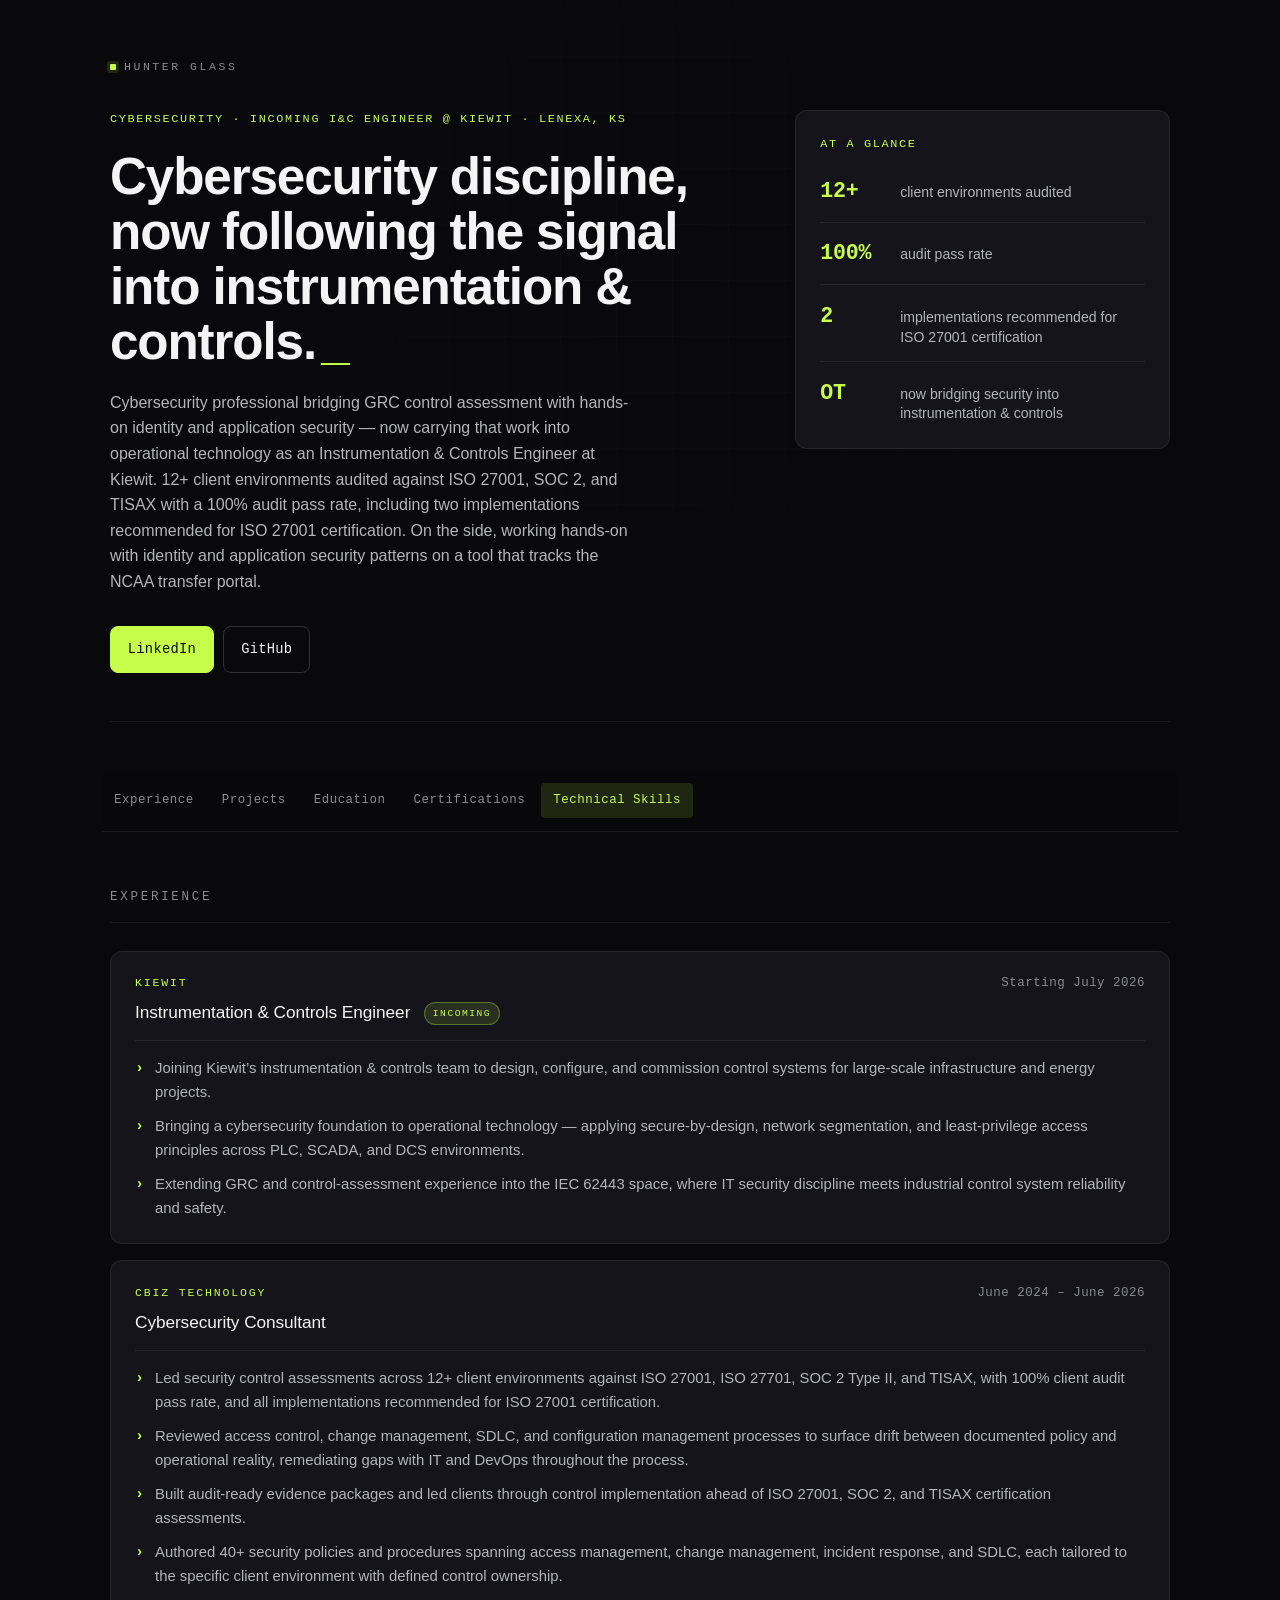
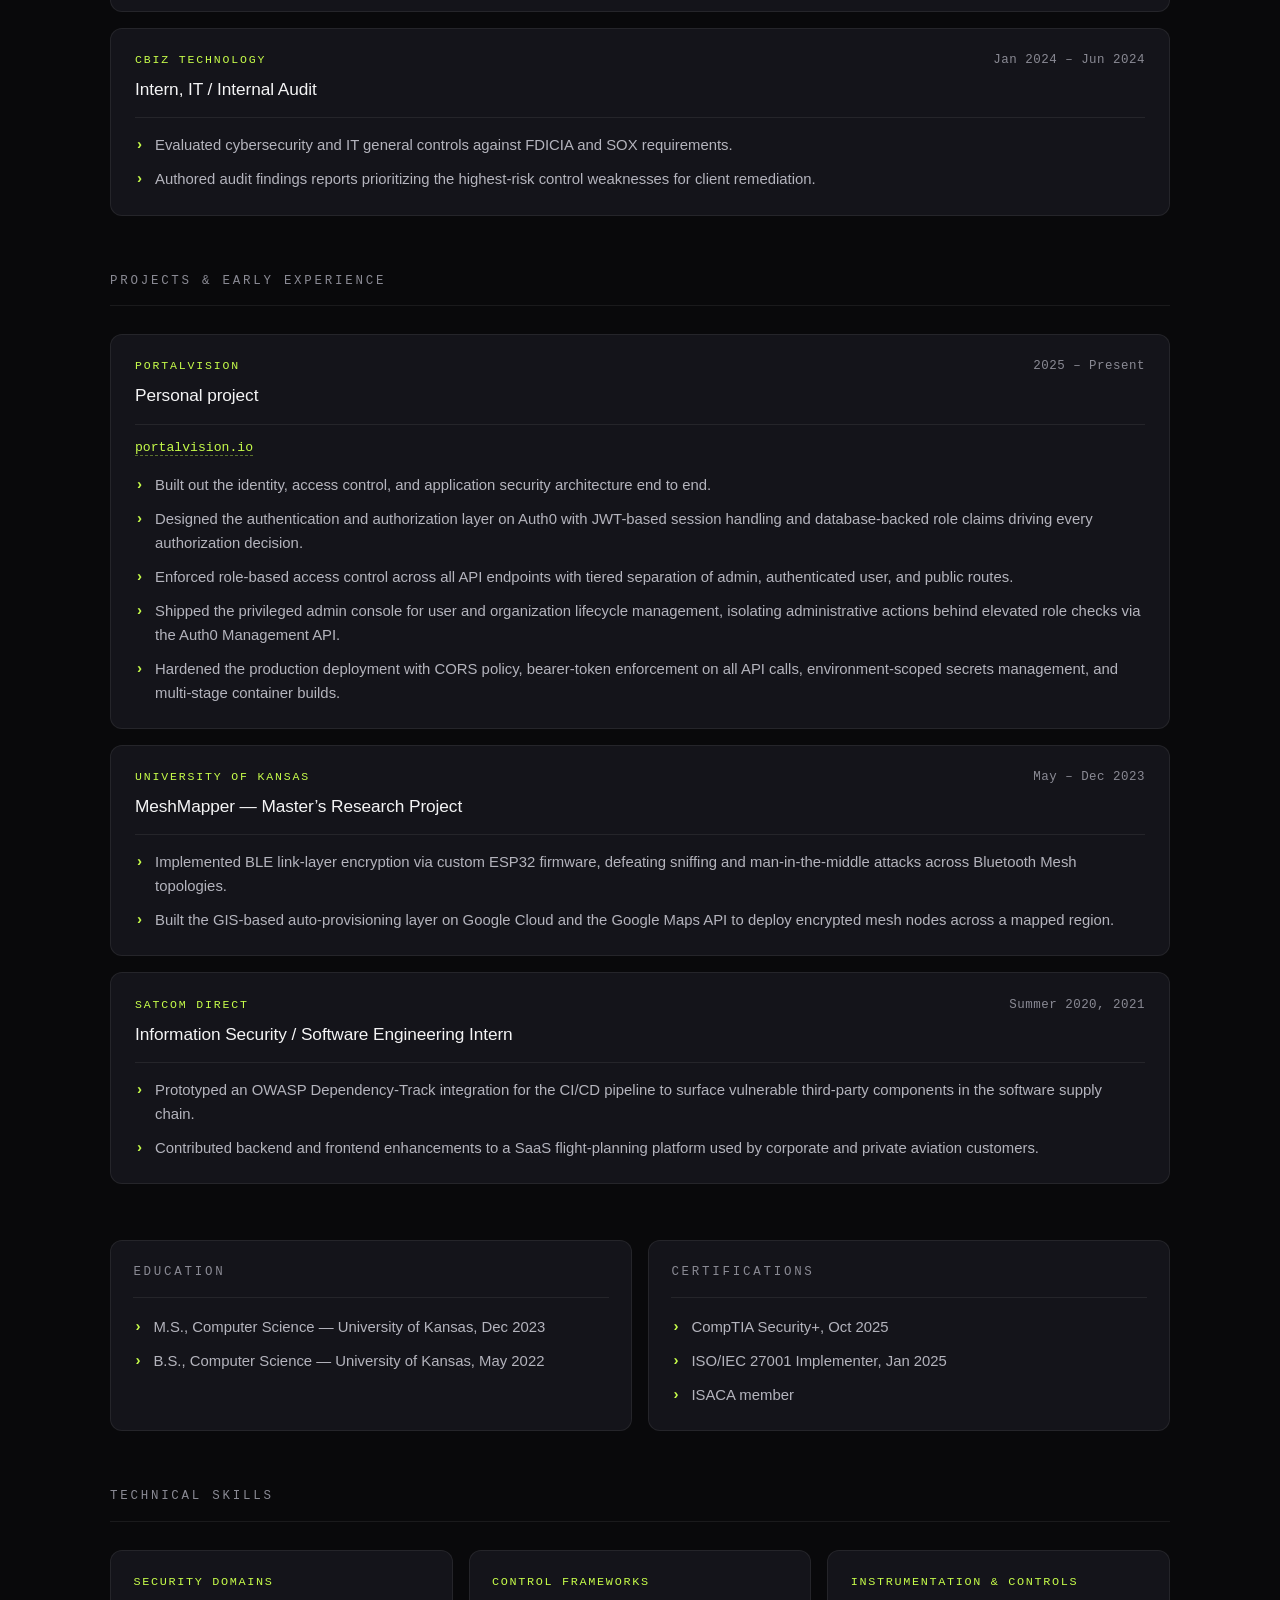
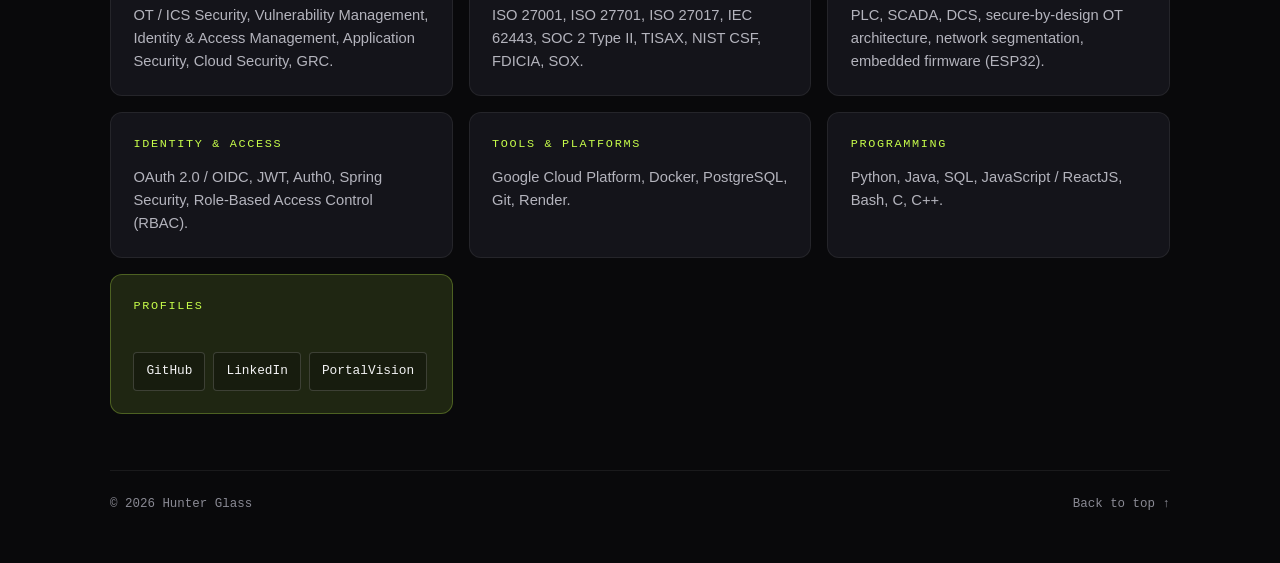
<file: index.html>
<!DOCTYPE html>
<html lang="en">
<head>
  <meta charset="UTF-8" />
  <meta name="viewport" content="width=device-width, initial-scale=1.0" />
  <title>Hunter Glass | Cybersecurity &amp; I&amp;C Engineering</title>
  <meta name="description" content="Hunter Glass — cybersecurity professional bringing GRC and application security into instrumentation & controls. Incoming I&C Engineer at Kiewit, with a focus on OT/ICS security." />
  <meta name="author" content="Hunter Glass" />
  <link rel="canonical" href="https://hglass.dev/" />

  <!-- Open Graph -->
  <meta property="og:type" content="profile" />
  <meta property="og:title" content="Hunter Glass | Cybersecurity & I&C Engineering" />
  <meta property="og:description" content="Cybersecurity professional bringing GRC and application security into instrumentation & controls — incoming I&C Engineer at Kiewit, focused on OT/ICS security." />
  <meta property="og:url" content="https://hglass.dev/" />
  <meta name="twitter:card" content="summary" />

  <link rel="preconnect" href="https://fonts.googleapis.com" />
  <link rel="stylesheet" href="./styles/index.css" />
  <link rel="icon" href="data:image/svg+xml,%3Csvg xmlns='http://www.w3.org/2000/svg' viewBox='0 0 32 32'%3E%3Crect width='32' height='32' rx='6' fill='%2309090b'/%3E%3Cpath d='M9 9v14M9 16h7M16 9v14' stroke='%23c6fc4a' stroke-width='2.4' stroke-linecap='round' fill='none'/%3E%3C/svg%3E" />
  <meta name="theme-color" content="#09090b" />

  <script type="application/ld+json">
  {
    "@context": "https://schema.org",
    "@type": "Person",
    "name": "Hunter Glass",
    "url": "https://hglass.dev/",
    "jobTitle": "Instrumentation & Controls Engineer",
    "worksFor": { "@type": "Organization", "name": "Kiewit" },
    "address": { "@type": "PostalAddress", "addressLocality": "Lenexa", "addressRegion": "KS", "addressCountry": "US" },
    "knowsAbout": ["Cybersecurity", "OT/ICS Security", "Instrumentation & Controls", "GRC", "ISO 27001", "IEC 62443", "Application Security"],
    "alumniOf": { "@type": "CollegeOrUniversity", "name": "University of Kansas" },
    "sameAs": [
      "https://www.linkedin.com/in/hunter-glass-734313195/",
      "https://github.com/hunterg123"
    ]
  }
  </script>
</head>
<body>
  <div class="page-shell">
    <header class="hero" id="top">
      <div class="hero__label">Hunter Glass</div>
      <div class="hero__layout">
        <div class="hero__copy">
          <p class="hero__eyebrow">Cybersecurity &middot; Incoming I&amp;C Engineer @ Kiewit &middot; Lenexa, KS</p>
          <h1>Cybersecurity discipline, now following the signal into instrumentation &amp; controls.</h1>
          <p class="hero__summary">
            Cybersecurity professional bridging GRC control assessment with hands-on identity and application
            security &mdash; now carrying that work into operational technology as an Instrumentation &amp; Controls
            Engineer at Kiewit. 12+ client environments audited against ISO 27001, SOC 2, and TISAX with a 100% audit
            pass rate, including two implementations recommended for ISO 27001 certification. On the side, working
            hands-on with identity and application security patterns on a tool that tracks the NCAA transfer portal.
          </p>
          <div class="hero__actions">
            <a class="button button--primary" href="https://www.linkedin.com/in/hunter-glass-734313195/" target="_blank" rel="noopener noreferrer">LinkedIn</a>
            <a class="button button--secondary" href="https://github.com/hunterg123" target="_blank" rel="noopener noreferrer">GitHub</a>
          </div>
        </div>

        <aside class="hero__panel" aria-label="At a glance">
          <p class="hero__panel-label">At a glance</p>
          <ul class="hero__facts">
            <li><span class="fact__n">12+</span><span>client environments audited</span></li>
            <li><span class="fact__n">100%</span><span>audit pass rate</span></li>
            <li><span class="fact__n">2</span><span>implementations recommended for ISO 27001 certification</span></li>
            <li><span class="fact__n">OT</span><span>now bridging security into instrumentation &amp; controls</span></li>
          </ul>
        </aside>
      </div>
    </header>

    <main class="page-content">
      <nav class="toc" aria-label="Jump to sections">
        <a href="#experience">Experience</a>
        <a href="#projects">Projects</a>
        <a href="#education">Education</a>
        <a href="#certificates">Certifications</a>
        <a href="#skills">Technical Skills</a>
      </nav>

      <section class="section" id="experience">
        <div class="section__intro">
          <h2>Experience</h2>
        </div>

        <div class="timeline">
          <article class="role">
            <div class="role__header">
              <div>
                <p class="role__org">Kiewit</p>
                <h3>Instrumentation &amp; Controls Engineer <span class="role__tag">Incoming</span></h3>
              </div>
              <p class="role__duration">Starting July 2026</p>
            </div>
            <ul class="detail-list">
              <li>Joining Kiewit&rsquo;s instrumentation &amp; controls team to design, configure, and commission control systems for large-scale infrastructure and energy projects.</li>
              <li>Bringing a cybersecurity foundation to operational technology &mdash; applying secure-by-design, network segmentation, and least-privilege access principles across PLC, SCADA, and DCS environments.</li>
              <li>Extending GRC and control-assessment experience into the IEC 62443 space, where IT security discipline meets industrial control system reliability and safety.</li>
            </ul>
          </article>

          <article class="role">
            <div class="role__header">
              <div>
                <p class="role__org">CBIZ Technology</p>
                <h3>Cybersecurity Consultant</h3>
              </div>
              <p class="role__duration">June 2024 &ndash; June 2026</p>
            </div>
            <ul class="detail-list">
              <li>Led security control assessments across 12+ client environments against ISO 27001, ISO 27701, SOC 2 Type II, and TISAX, with 100% client audit pass rate, and all implementations recommended for ISO 27001 certification.</li>
              <li>Reviewed access control, change management, SDLC, and configuration management processes to surface drift between documented policy and operational reality, remediating gaps with IT and DevOps throughout the process.</li>
              <li>Built audit-ready evidence packages and led clients through control implementation ahead of ISO 27001, SOC 2, and TISAX certification assessments.</li>
              <li>Authored 40+ security policies and procedures spanning access management, change management, incident response, and SDLC, each tailored to the specific client environment with defined control ownership.</li>
            </ul>
          </article>

          <article class="role">
            <div class="role__header">
              <div>
                <p class="role__org">CBIZ Technology</p>
                <h3>Intern, IT / Internal Audit</h3>
              </div>
              <p class="role__duration">Jan 2024 &ndash; Jun 2024</p>
            </div>
            <ul class="detail-list">
              <li>Evaluated cybersecurity and IT general controls against FDICIA and SOX requirements.</li>
              <li>Authored audit findings reports prioritizing the highest-risk control weaknesses for client remediation.</li>
            </ul>
          </article>
        </div>
      </section>

      <section class="section" id="projects">
        <div class="section__intro">
          <h2>Projects &amp; early experience</h2>
        </div>

        <div class="timeline">
          <article class="role">
            <div class="role__header">
              <div>
                <p class="role__org">PortalVision</p>
                <h3>Personal project</h3>
              </div>
              <p class="role__duration">2025 &ndash; Present</p>
            </div>
            <p class="role__note"><a href="https://portalvision.io" target="_blank" rel="noopener noreferrer">portalvision.io</a></p>
            <ul class="detail-list">
              <li>Built out the identity, access control, and application security architecture end to end.</li>
              <li>Designed the authentication and authorization layer on Auth0 with JWT-based session handling and database-backed role claims driving every authorization decision.</li>
              <li>Enforced role-based access control across all API endpoints with tiered separation of admin, authenticated user, and public routes.</li>
              <li>Shipped the privileged admin console for user and organization lifecycle management, isolating administrative actions behind elevated role checks via the Auth0 Management API.</li>
              <li>Hardened the production deployment with CORS policy, bearer-token enforcement on all API calls, environment-scoped secrets management, and multi-stage container builds.</li>
            </ul>
          </article>

          <article class="role">
            <div class="role__header">
              <div>
                <p class="role__org">University of Kansas</p>
                <h3>MeshMapper &mdash; Master&rsquo;s Research Project</h3>
              </div>
              <p class="role__duration">May &ndash; Dec 2023</p>
            </div>
            <ul class="detail-list">
              <li>Implemented BLE link-layer encryption via custom ESP32 firmware, defeating sniffing and man-in-the-middle attacks across Bluetooth Mesh topologies.</li>
              <li>Built the GIS-based auto-provisioning layer on Google Cloud and the Google Maps API to deploy encrypted mesh nodes across a mapped region.</li>
            </ul>
          </article>

          <article class="role">
            <div class="role__header">
              <div>
                <p class="role__org">Satcom Direct</p>
                <h3>Information Security / Software Engineering Intern</h3>
              </div>
              <p class="role__duration">Summer 2020, 2021</p>
            </div>
            <ul class="detail-list">
              <li>Prototyped an OWASP Dependency-Track integration for the CI/CD pipeline to surface vulnerable third-party components in the software supply chain.</li>
              <li>Contributed backend and frontend enhancements to a SaaS flight-planning platform used by corporate and private aviation customers.</li>
            </ul>
          </article>
        </div>
      </section>

      <section class="section section--grid">
        <div class="info-card" id="education">
          <h2>Education</h2>
          <ul class="detail-list">
            <li>M.S., Computer Science &mdash; University of Kansas, Dec 2023</li>
            <li>B.S., Computer Science &mdash; University of Kansas, May 2022</li>
          </ul>
        </div>

        <div class="info-card" id="certificates">
          <h2>Certifications</h2>
          <ul class="detail-list">
            <li>CompTIA Security+, Oct 2025</li>
            <li>ISO/IEC 27001 Implementer, Jan 2025</li>
            <li>ISACA member</li>
          </ul>
        </div>
      </section>

      <section class="section" id="skills">
        <div class="section__intro">
          <h2>Technical skills</h2>
        </div>

        <div class="skill-grid">
          <article class="skill-card">
            <h3>Security Domains</h3>
            <p>OT / ICS Security, Vulnerability Management, Identity &amp; Access Management, Application Security, Cloud Security, GRC.</p>
          </article>

          <article class="skill-card">
            <h3>Control Frameworks</h3>
            <p>ISO 27001, ISO 27701, ISO 27017, IEC 62443, SOC 2 Type II, TISAX, NIST CSF, FDICIA, SOX.</p>
          </article>

          <article class="skill-card">
            <h3>Instrumentation &amp; Controls</h3>
            <p>PLC, SCADA, DCS, secure-by-design OT architecture, network segmentation, embedded firmware (ESP32).</p>
          </article>

          <article class="skill-card">
            <h3>Identity &amp; Access</h3>
            <p>OAuth 2.0 / OIDC, JWT, Auth0, Spring Security, Role-Based Access Control (RBAC).</p>
          </article>

          <article class="skill-card">
            <h3>Tools &amp; Platforms</h3>
            <p>Google Cloud Platform, Docker, PostgreSQL, Git, Render.</p>
          </article>

          <article class="skill-card">
            <h3>Programming</h3>
            <p>Python, Java, SQL, JavaScript / ReactJS, Bash, C, C++.</p>
          </article>

          <article class="skill-card skill-card--accent">
            <h3>Profiles</h3>
            <div class="profile-links">
              <a href="https://github.com/hunterg123" target="_blank" rel="noopener noreferrer">GitHub</a>
              <a href="https://www.linkedin.com/in/hunter-glass-734313195/" target="_blank" rel="noopener noreferrer">LinkedIn</a>
              <a href="https://portalvision.io" target="_blank" rel="noopener noreferrer">PortalVision</a>
            </div>
          </article>
        </div>
      </section>
    </main>

    <footer class="site-footer">
      <p>&copy; 2026 Hunter Glass</p>
      <a href="#top">Back to top &uarr;</a>
    </footer>
  </div>

  <script>
    // Progressive enhancement: highlight the current section in the nav.
    (function () {
      var links = Array.prototype.slice.call(document.querySelectorAll('.toc a'));
      if (!('IntersectionObserver' in window) || !links.length) return;
      var map = {};
      links.forEach(function (a) { map[a.getAttribute('href').slice(1)] = a; });
      var observer = new IntersectionObserver(function (entries) {
        entries.forEach(function (entry) {
          var link = map[entry.target.id];
          if (link && entry.isIntersecting) {
            links.forEach(function (l) { l.classList.remove('is-active'); });
            link.classList.add('is-active');
          }
        });
      }, { rootMargin: '-45% 0px -50% 0px' });
      ['experience', 'projects', 'education', 'skills'].forEach(function (id) {
        var el = document.getElementById(id);
        if (el) observer.observe(el);
      });
    })();
  </script>
</body>
</html>
</file>
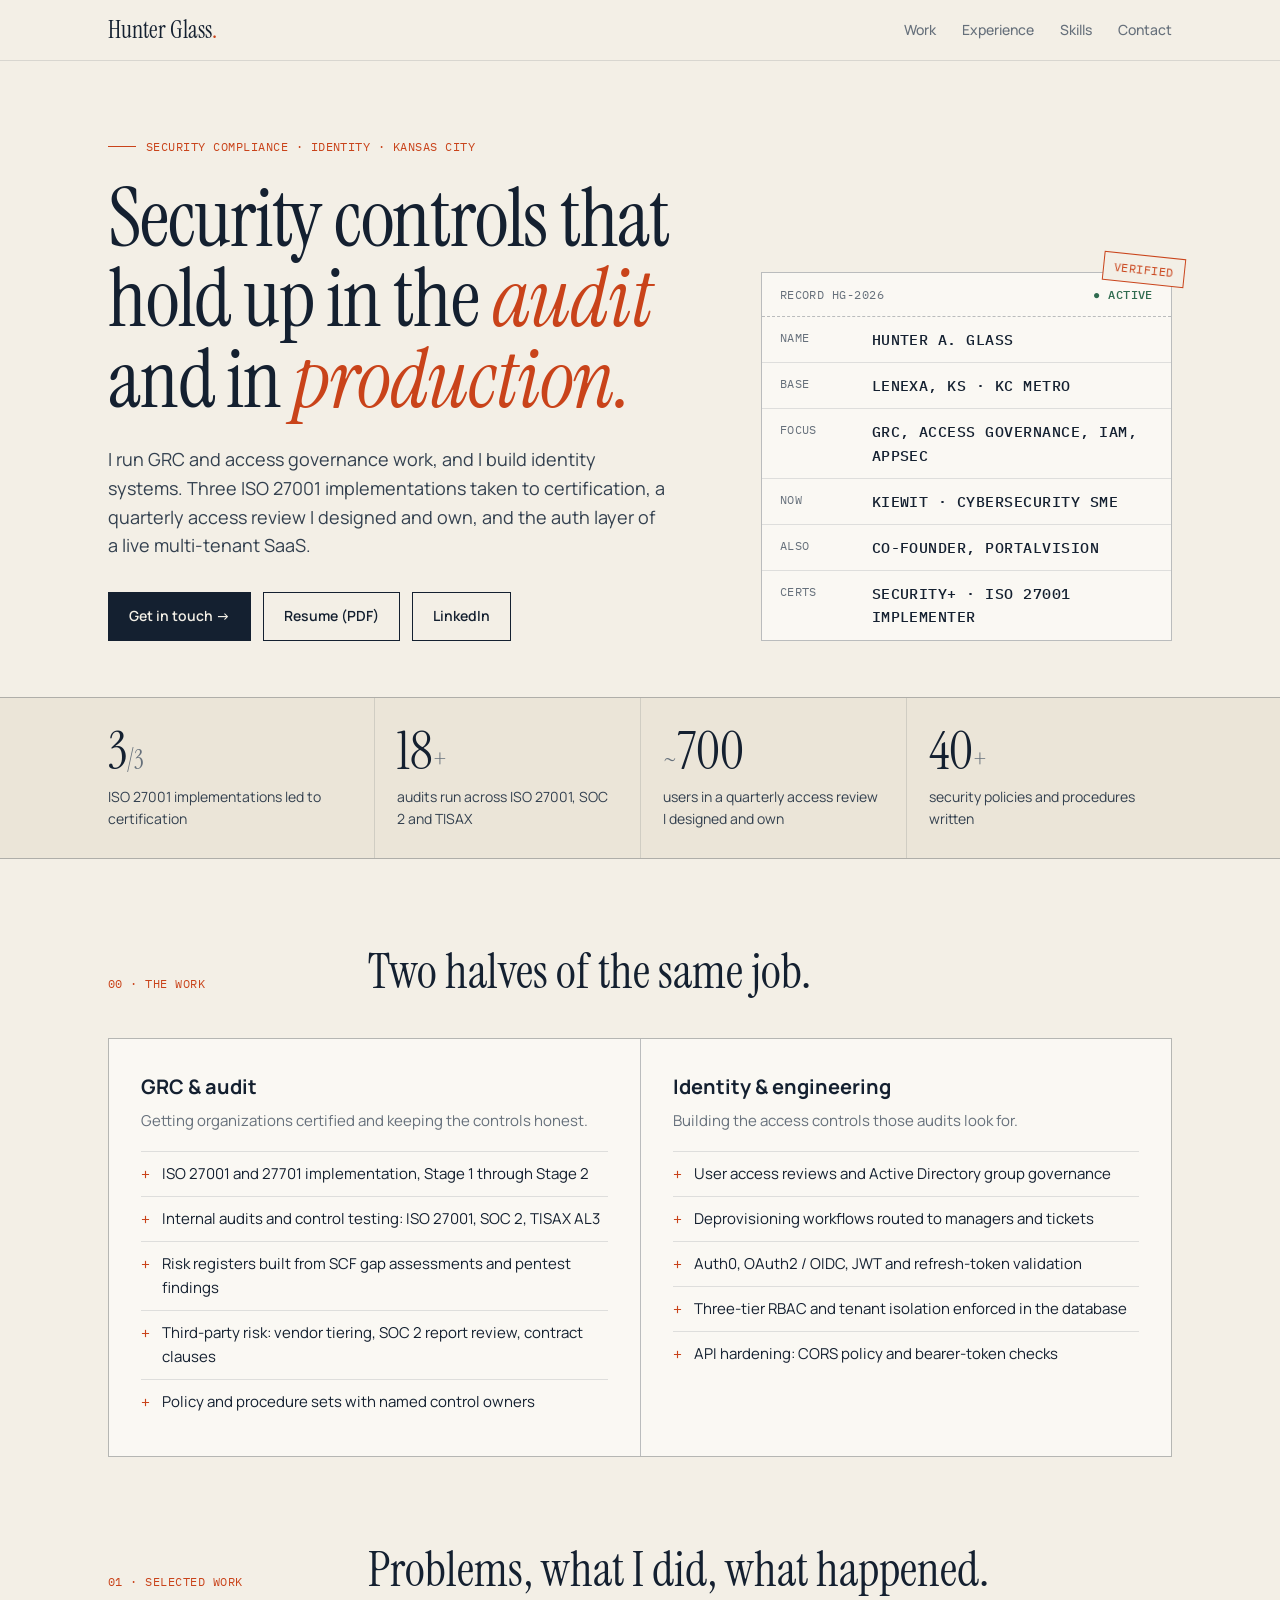
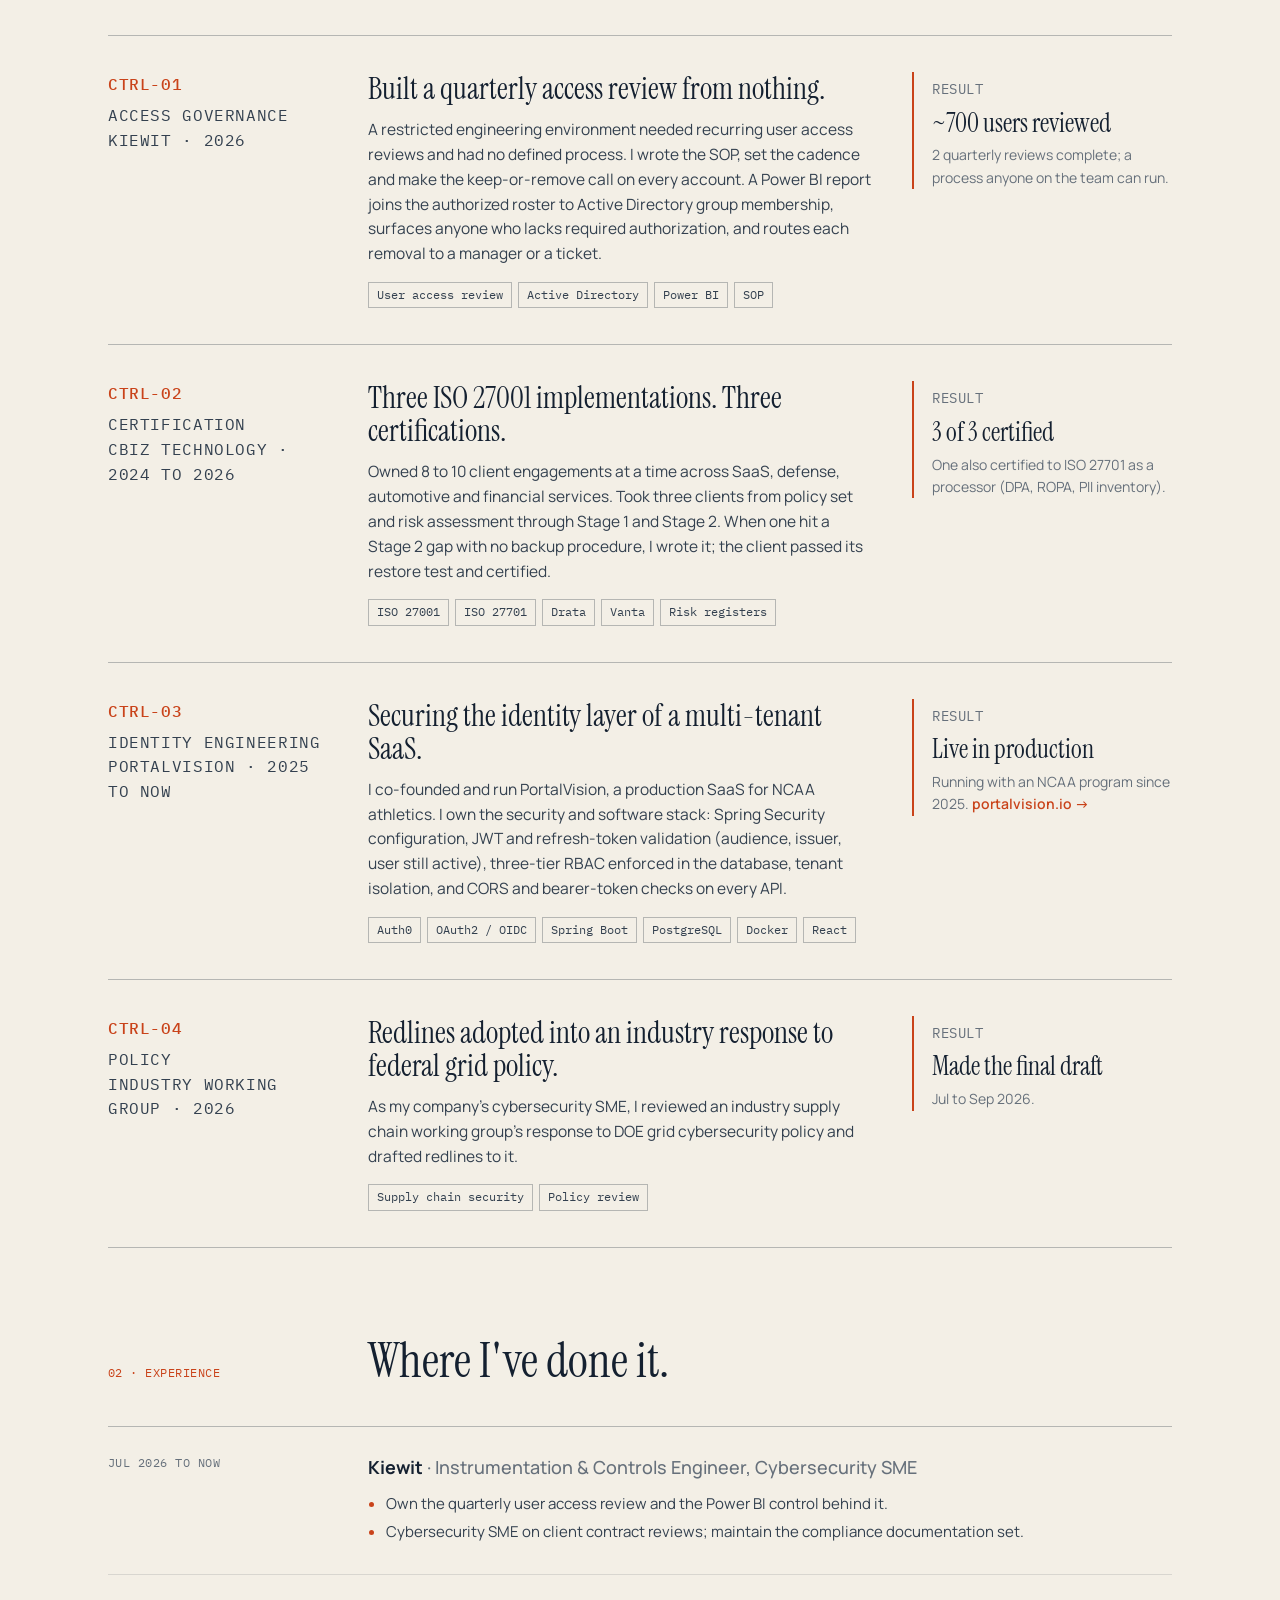
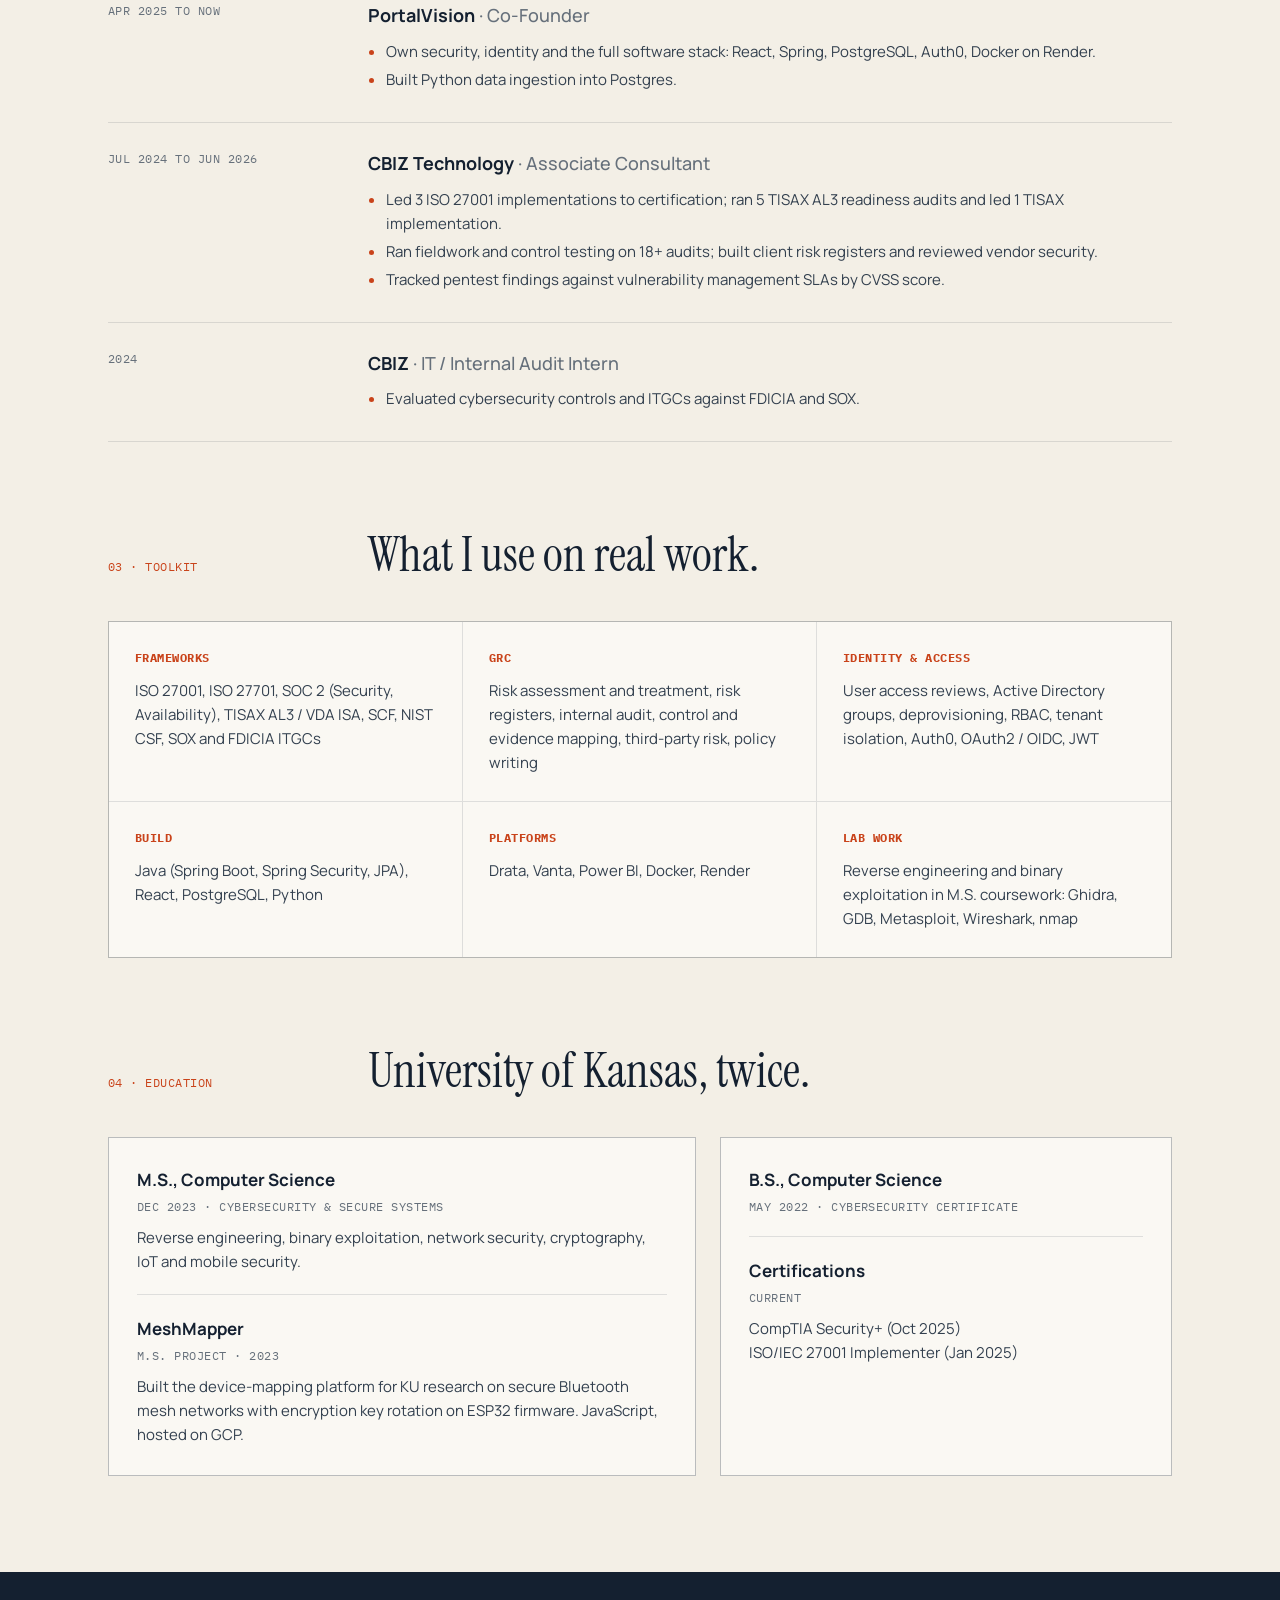
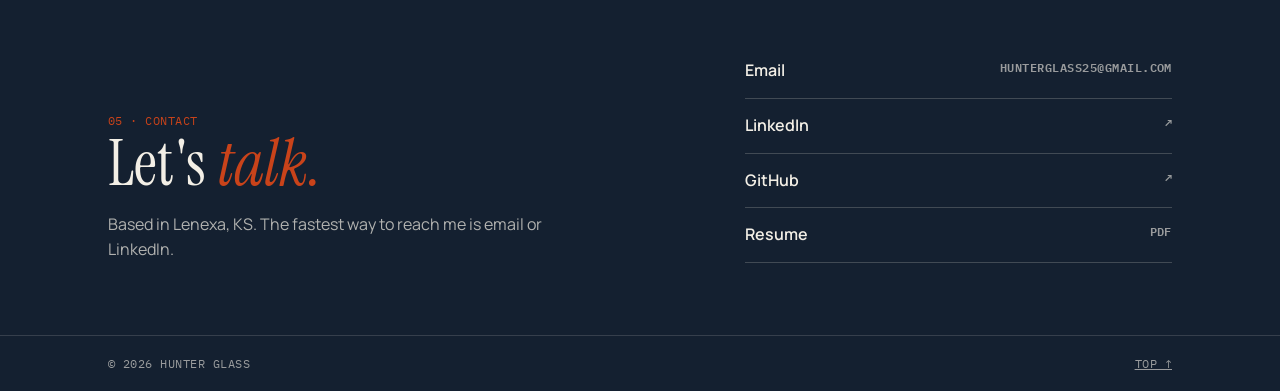
<file: mockup/index.html>
<!DOCTYPE html>
<html lang="en">
<head>
  <meta charset="UTF-8" />
  <meta name="viewport" content="width=device-width, initial-scale=1.0" />
  <title>Hunter Glass | Security Compliance &amp; Identity</title>
  <meta name="description" content="Hunter Glass: security compliance and identity analyst in Kansas City. GRC, access governance, IAM and application security. 3 of 3 ISO 27001 implementations certified." />
  <link rel="preconnect" href="https://fonts.googleapis.com" />
  <link rel="preconnect" href="https://fonts.gstatic.com" crossorigin />
  <link href="https://fonts.googleapis.com/css2?family=Instrument+Serif:ital@0;1&family=Manrope:wght@400;500;600;700&family=IBM+Plex+Mono:wght@400;500&display=swap" rel="stylesheet" />
  <style>
    :root {
      --paper: #f3efe6;
      --paper-2: #ebe5d8;
      --card: #faf8f3;
      --ink: #142030;
      --ink-2: #33404f;
      --muted: #66707b;
      --line: rgba(20, 32, 48, 0.12);
      --line-strong: rgba(20, 32, 48, 0.28);
      --accent: #c9431a;
      --accent-soft: rgba(201, 67, 26, 0.09);
      --ok: #2f6b4f;
      --serif: "Instrument Serif", Georgia, serif;
      --sans: "Manrope", "Helvetica Neue", sans-serif;
      --mono: "IBM Plex Mono", ui-monospace, Menlo, monospace;
      --w: 1120px;
    }
    @media (prefers-color-scheme: dark) {
      :root:not([data-theme="light"]) {
        --paper: #0f151c; --paper-2: #151d26; --card: #131b24;
        --ink: #ece6d9; --ink-2: #c9c3b6; --muted: #8d949c;
        --line: rgba(236, 230, 217, 0.1); --line-strong: rgba(236, 230, 217, 0.26);
        --accent: #ff7a48; --accent-soft: rgba(255, 122, 72, 0.1); --ok: #7cc59f;
      }
    }
    :root[data-theme="dark"] {
      --paper: #0f151c; --paper-2: #151d26; --card: #131b24;
      --ink: #ece6d9; --ink-2: #c9c3b6; --muted: #8d949c;
      --line: rgba(236, 230, 217, 0.1); --line-strong: rgba(236, 230, 217, 0.26);
      --accent: #ff7a48; --accent-soft: rgba(255, 122, 72, 0.1); --ok: #7cc59f;
    }

    * { box-sizing: border-box; margin: 0; padding: 0; }
    html { scroll-behavior: smooth; }
    body {
      background: var(--paper);
      color: var(--ink);
      font-family: var(--sans);
      font-size: 16px;
      line-height: 1.6;
      -webkit-font-smoothing: antialiased;
    }
    a { color: inherit; }
    .wrap { max-width: var(--w); margin: 0 auto; padding: 0 28px; }
    .mono { font-family: var(--mono); font-size: 12px; letter-spacing: 0.04em; text-transform: uppercase; }

    /* Top bar */
    .bar { border-bottom: 1px solid var(--line); }
    .bar .wrap { display: flex; align-items: center; justify-content: space-between; height: 60px; }
    .brand { font-family: var(--serif); font-size: 24px; text-decoration: none; }
    .brand span { color: var(--accent); }
    .nav { display: flex; gap: 26px; }
    .nav a { text-decoration: none; color: var(--muted); font-size: 14px; font-weight: 500; transition: color .2s; }
    .nav a:hover { color: var(--ink); }

    /* Hero */
    .hero { padding: 76px 0 56px; }
    .hero .wrap { display: grid; grid-template-columns: 1.45fr 1fr; gap: 56px; align-items: end; }
    .kicker { color: var(--accent); margin-bottom: 22px; display: flex; align-items: center; gap: 10px; }
    .kicker::before { content: ""; width: 28px; height: 1px; background: var(--accent); }
    h1 {
      font-family: var(--serif); font-weight: 400;
      font-size: clamp(44px, 6.4vw, 82px); line-height: 0.98; letter-spacing: -0.015em;
    }
    h1 em { font-style: italic; color: var(--accent); }
    .lede { margin-top: 26px; max-width: 560px; font-size: 18px; color: var(--ink-2); }
    .actions { margin-top: 32px; display: flex; flex-wrap: wrap; gap: 12px; }
    .btn {
      display: inline-flex; align-items: center; gap: 8px; padding: 12px 20px;
      font-weight: 600; font-size: 14px; text-decoration: none; border: 1px solid var(--ink);
      transition: transform .2s, background .2s, color .2s;
    }
    .btn:hover { transform: translateY(-2px); }
    .btn--solid { background: var(--ink); color: var(--paper); }
    .btn--ghost { background: transparent; }
    .btn--ghost:hover { background: var(--ink); color: var(--paper); }

    /* Record card */
    .record { background: var(--card); border: 1px solid var(--line-strong); position: relative; }
    .record__head { display: flex; justify-content: space-between; padding: 12px 18px; border-bottom: 1px dashed var(--line-strong); color: var(--muted); }
    .record__head b { color: var(--ok); font-weight: 500; }
    .record dl { display: grid; grid-template-columns: 92px 1fr; }
    .record dt, .record dd { padding: 11px 18px; border-bottom: 1px solid var(--line); }
    .record dt { color: var(--muted); }
    .record dd { font-size: 14.5px; font-weight: 500; }
    .record dl > :nth-last-child(-n+2) { border-bottom: 0; }
    .stamp {
      position: absolute; right: -14px; top: -18px; transform: rotate(6deg);
      border: 1.5px solid var(--accent); color: var(--accent); padding: 4px 10px; background: var(--paper);
    }

    /* Proof strip */
    .proof { border-top: 1px solid var(--line-strong); border-bottom: 1px solid var(--line-strong); background: var(--paper-2); }
    .proof .wrap { display: grid; grid-template-columns: repeat(4, 1fr); }
    .stat { padding: 28px 22px; border-left: 1px solid var(--line); }
    .stat:first-child { border-left: 0; padding-left: 0; }
    .stat__n { font-family: var(--serif); font-size: 52px; line-height: 1; }
    .stat__n small { font-size: 26px; color: var(--muted); }
    .stat__l { margin-top: 8px; font-size: 14px; color: var(--ink-2); max-width: 220px; }

    /* Sections */
    section { padding: 88px 0 0; }
    .sec-head { display: grid; grid-template-columns: 220px 1fr; gap: 40px; margin-bottom: 40px; align-items: baseline; }
    .sec-head .mono { color: var(--accent); }
    h2 { font-family: var(--serif); font-weight: 400; font-size: clamp(34px, 4vw, 48px); line-height: 1.05; }

    /* Two sides */
    .sides { display: grid; grid-template-columns: 1fr 1fr; border: 1px solid var(--line-strong); }
    .side { padding: 32px; background: var(--card); }
    .side + .side { border-left: 1px solid var(--line-strong); }
    .side h3 { font-size: 20px; font-weight: 700; margin-bottom: 6px; }
    .side p { color: var(--muted); font-size: 15px; margin-bottom: 18px; }
    .side ul { list-style: none; }
    .side li { padding: 10px 0; border-top: 1px solid var(--line); font-size: 15px; display: flex; gap: 12px; }
    .side li::before { content: "+"; font-family: var(--mono); color: var(--accent); }

    /* Case studies */
    .cases { display: grid; gap: 0; border-top: 1px solid var(--line-strong); }
    .case {
      display: grid; grid-template-columns: 220px 1fr 260px; gap: 40px;
      padding: 36px 0; border-bottom: 1px solid var(--line-strong);
      transition: background .25s;
    }
    .case:hover { background: linear-gradient(90deg, var(--accent-soft), transparent 70%); }
    .case__id { color: var(--muted); }
    .case__id b { display: block; color: var(--accent); font-weight: 500; margin-bottom: 6px; }
    .case h3 { font-family: var(--serif); font-weight: 400; font-size: 30px; line-height: 1.1; margin-bottom: 12px; }
    .case p { color: var(--ink-2); font-size: 15.5px; }
    .tags { display: flex; flex-wrap: wrap; gap: 6px; margin-top: 16px; }
    .tag { font-family: var(--mono); font-size: 11.5px; padding: 3px 8px; border: 1px solid var(--line-strong); color: var(--ink-2); }
    .result { border-left: 2px solid var(--accent); padding-left: 18px; align-self: start; }
    .result .mono { color: var(--muted); margin-bottom: 8px; display: block; }
    .result strong { font-family: var(--serif); font-weight: 400; font-size: 26px; line-height: 1.15; display: block; }
    .result span { display: block; margin-top: 6px; font-size: 14px; color: var(--muted); }
    .result a { color: var(--accent); font-weight: 600; text-decoration: none; }

    /* Timeline */
    .timeline { border-top: 1px solid var(--line-strong); }
    .role { display: grid; grid-template-columns: 220px 1fr; gap: 40px; padding: 26px 0; border-bottom: 1px solid var(--line); }
    .role__when { color: var(--muted); }
    .role h3 { font-size: 18px; font-weight: 700; }
    .role h3 span { font-weight: 500; color: var(--muted); }
    .role ul { margin-top: 10px; padding-left: 18px; color: var(--ink-2); font-size: 15px; }
    .role li { margin: 4px 0; }
    .role li::marker { color: var(--accent); }

    /* Skills */
    .skills { display: grid; grid-template-columns: repeat(3, 1fr); gap: 0; border: 1px solid var(--line-strong); }
    .skill { padding: 26px; border-right: 1px solid var(--line); border-bottom: 1px solid var(--line); background: var(--card); }
    .skill:nth-child(3n) { border-right: 0; }
    .skill:nth-last-child(-n+3) { border-bottom: 0; }
    .skill h3 { color: var(--accent); margin-bottom: 12px; }
    .skill p { font-size: 15px; color: var(--ink-2); }

    /* Edu */
    .edu { display: grid; grid-template-columns: 1.3fr 1fr; gap: 24px; }
    .panel { border: 1px solid var(--line-strong); padding: 28px; background: var(--card); }
    .panel h3 { font-size: 17px; font-weight: 700; }
    .panel .mono { color: var(--muted); display: block; margin: 4px 0 10px; }
    .panel p { font-size: 15px; color: var(--ink-2); }
    .panel + .panel { }
    .panel hr { border: 0; border-top: 1px solid var(--line); margin: 20px 0; }

    /* Contact */
    .contact { margin-top: 96px; background: var(--ink); color: var(--paper); padding: 72px 0; }
    .contact .wrap { display: grid; grid-template-columns: 1.4fr 1fr; gap: 40px; align-items: end; }
    .contact h2 { font-size: clamp(40px, 5vw, 64px); }
    .contact h2 em { color: var(--accent); }
    .contact p { margin-top: 14px; color: color-mix(in srgb, var(--paper) 70%, transparent); max-width: 460px; }
    .links { list-style: none; }
    .links a {
      display: flex; justify-content: space-between; padding: 14px 0;
      border-bottom: 1px solid color-mix(in srgb, var(--paper) 20%, transparent); text-decoration: none; font-weight: 600;
      transition: padding .2s, color .2s;
    }
    .links a:hover { padding-left: 8px; color: var(--accent); }
    .links .mono { opacity: .6; }
    footer { background: var(--ink); color: var(--paper); border-top: 1px solid color-mix(in srgb, var(--paper) 15%, transparent); }
    footer .wrap { display: flex; justify-content: space-between; padding: 18px 28px; opacity: .6; }

    /* Entrance */
    @media (prefers-reduced-motion: no-preference) {
      .rise { opacity: 0; transform: translateY(14px); animation: rise .7s cubic-bezier(.2,.7,.2,1) forwards; }
      .rise:nth-child(2) { animation-delay: .08s; } .rise:nth-child(3) { animation-delay: .16s; }
      .rise:nth-child(4) { animation-delay: .24s; } .rise:nth-child(5) { animation-delay: .32s; }
      @keyframes rise { to { opacity: 1; transform: none; } }
    }

    /* Mobile */
    @media (max-width: 860px) {
      .wrap { padding: 0 16px; }
      .nav { display: none; }
      .hero { padding: 44px 0 40px; }
      .hero .wrap, .sides, .edu, .contact .wrap { grid-template-columns: 1fr; }
      .side + .side { border-left: 0; border-top: 1px solid var(--line-strong); }
      .stamp { right: 10px; }
      .proof .wrap { grid-template-columns: 1fr 1fr; }
      .stat { padding: 22px 14px; }
      .stat:nth-child(odd) { border-left: 0; padding-left: 0; }
      .stat:nth-child(-n+2) { border-bottom: 1px solid var(--line); }
      .stat__n { font-size: 42px; }
      section { padding-top: 64px; }
      .sec-head, .case, .role { grid-template-columns: 1fr; gap: 12px; }
      .case { padding: 28px 0; gap: 14px; }
      .skills { grid-template-columns: 1fr; }
      .skill { border-right: 0 !important; border-bottom: 1px solid var(--line) !important; }
      .skill:last-child { border-bottom: 0 !important; }
      footer .wrap { padding: 18px 16px; }
    }
  </style>
</head>
<body>
  <header class="bar">
    <div class="wrap">
      <a class="brand" href="#top">Hunter Glass<span>.</span></a>
      <nav class="nav" aria-label="Sections">
        <a href="#work">Work</a>
        <a href="#experience">Experience</a>
        <a href="#skills">Skills</a>
        <a href="#contact">Contact</a>
      </nav>
    </div>
  </header>

  <main id="top">
    <div class="hero">
      <div class="wrap">
        <div>
          <p class="mono kicker rise">Security compliance &middot; Identity &middot; Kansas City</p>
          <h1 class="rise">Security controls that hold up in the <em>audit</em> and in <em>production.</em></h1>
          <p class="lede rise">
            I run GRC and access governance work, and I build identity systems. Three ISO 27001
            implementations taken to certification, a quarterly access review I designed and own,
            and the auth layer of a live multi-tenant SaaS.
          </p>
          <div class="actions rise">
            <a class="btn btn--solid" href="#contact">Get in touch &rarr;</a>
            <a class="btn btn--ghost" href="#">Resume (PDF)</a>
            <a class="btn btn--ghost" href="https://www.linkedin.com/in/hunter-glass-734313195/">LinkedIn</a>
          </div>
        </div>

        <aside class="record rise" aria-label="Profile summary">
          <span class="mono stamp">Verified</span>
          <div class="record__head mono"><span>Record HG-2026</span><b>&#9679; Active</b></div>
          <dl class="mono">
            <dt>Name</dt><dd>Hunter A. Glass</dd>
            <dt>Base</dt><dd>Lenexa, KS &middot; KC metro</dd>
            <dt>Focus</dt><dd>GRC, access governance, IAM, AppSec</dd>
            <dt>Now</dt><dd>Kiewit &middot; Cybersecurity SME</dd>
            <dt>Also</dt><dd>Co-founder, PortalVision</dd>
            <dt>Certs</dt><dd>Security+ &middot; ISO 27001 Implementer</dd>
          </dl>
        </aside>
      </div>
    </div>

    <div class="proof" aria-label="Proof points">
      <div class="wrap">
        <div class="stat"><div class="stat__n">3<small>/3</small></div><p class="stat__l">ISO 27001 implementations led to certification</p></div>
        <div class="stat"><div class="stat__n">18<small>+</small></div><p class="stat__l">audits run across ISO 27001, SOC 2 and TISAX</p></div>
        <div class="stat"><div class="stat__n"><small>~</small>700</div><p class="stat__l">users in a quarterly access review I designed and own</p></div>
        <div class="stat"><div class="stat__n">40<small>+</small></div><p class="stat__l">security policies and procedures written</p></div>
      </div>
    </div>

    <section aria-labelledby="sides-h">
      <div class="wrap">
        <div class="sec-head"><span class="mono">00 &middot; The work</span><h2 id="sides-h">Two halves of the same job.</h2></div>
        <div class="sides">
          <div class="side">
            <h3>GRC &amp; audit</h3>
            <p>Getting organizations certified and keeping the controls honest.</p>
            <ul>
              <li>ISO 27001 and 27701 implementation, Stage 1 through Stage 2</li>
              <li>Internal audits and control testing: ISO 27001, SOC 2, TISAX AL3</li>
              <li>Risk registers built from SCF gap assessments and pentest findings</li>
              <li>Third-party risk: vendor tiering, SOC 2 report review, contract clauses</li>
              <li>Policy and procedure sets with named control owners</li>
            </ul>
          </div>
          <div class="side">
            <h3>Identity &amp; engineering</h3>
            <p>Building the access controls those audits look for.</p>
            <ul>
              <li>User access reviews and Active Directory group governance</li>
              <li>Deprovisioning workflows routed to managers and tickets</li>
              <li>Auth0, OAuth2 / OIDC, JWT and refresh-token validation</li>
              <li>Three-tier RBAC and tenant isolation enforced in the database</li>
              <li>API hardening: CORS policy and bearer-token checks</li>
            </ul>
          </div>
        </div>
      </div>
    </section>

    <section id="work" aria-labelledby="work-h">
      <div class="wrap">
        <div class="sec-head"><span class="mono">01 &middot; Selected work</span><h2 id="work-h">Problems, what I did, what happened.</h2></div>
        <div class="cases">
          <article class="case">
            <p class="mono case__id"><b>CTRL-01</b>Access governance<br />Kiewit &middot; 2026</p>
            <div>
              <h3>Built a quarterly access review from nothing.</h3>
              <p>A restricted engineering environment needed recurring user access reviews and had no defined process. I wrote the SOP, set the cadence and make the keep-or-remove call on every account. A Power BI report joins the authorized roster to Active Directory group membership, surfaces anyone who lacks required authorization, and routes each removal to a manager or a ticket.</p>
              <div class="tags"><span class="tag">User access review</span><span class="tag">Active Directory</span><span class="tag">Power BI</span><span class="tag">SOP</span></div>
            </div>
            <div class="result"><span class="mono">Result</span><strong>~700 users reviewed</strong><span>2 quarterly reviews complete; a process anyone on the team can run.</span></div>
          </article>

          <article class="case">
            <p class="mono case__id"><b>CTRL-02</b>Certification<br />CBIZ Technology &middot; 2024 to 2026</p>
            <div>
              <h3>Three ISO 27001 implementations. Three certifications.</h3>
              <p>Owned 8 to 10 client engagements at a time across SaaS, defense, automotive and financial services. Took three clients from policy set and risk assessment through Stage 1 and Stage 2. When one hit a Stage 2 gap with no backup procedure, I wrote it; the client passed its restore test and certified.</p>
              <div class="tags"><span class="tag">ISO 27001</span><span class="tag">ISO 27701</span><span class="tag">Drata</span><span class="tag">Vanta</span><span class="tag">Risk registers</span></div>
            </div>
            <div class="result"><span class="mono">Result</span><strong>3 of 3 certified</strong><span>One also certified to ISO 27701 as a processor (DPA, ROPA, PII inventory).</span></div>
          </article>

          <article class="case">
            <p class="mono case__id"><b>CTRL-03</b>Identity engineering<br />PortalVision &middot; 2025 to now</p>
            <div>
              <h3>Securing the identity layer of a multi-tenant SaaS.</h3>
              <p>I co-founded and run PortalVision, a production SaaS for NCAA athletics. I own the security and software stack: Spring Security configuration, JWT and refresh-token validation (audience, issuer, user still active), three-tier RBAC enforced in the database, tenant isolation, and CORS and bearer-token checks on every API.</p>
              <div class="tags"><span class="tag">Auth0</span><span class="tag">OAuth2 / OIDC</span><span class="tag">Spring Boot</span><span class="tag">PostgreSQL</span><span class="tag">Docker</span><span class="tag">React</span></div>
            </div>
            <div class="result"><span class="mono">Result</span><strong>Live in production</strong><span>Running with an NCAA program since 2025. <a href="https://portalvision.io">portalvision.io &rarr;</a></span></div>
          </article>

          <article class="case">
            <p class="mono case__id"><b>CTRL-04</b>Policy<br />Industry working group &middot; 2026</p>
            <div>
              <h3>Redlines adopted into an industry response to federal grid policy.</h3>
              <p>As my company's cybersecurity SME, I reviewed an industry supply chain working group's response to DOE grid cybersecurity policy and drafted redlines to it.</p>
              <div class="tags"><span class="tag">Supply chain security</span><span class="tag">Policy review</span></div>
            </div>
            <div class="result"><span class="mono">Result</span><strong>Made the final draft</strong><span>Jul to Sep 2026.</span></div>
          </article>
        </div>
      </div>
    </section>

    <section id="experience" aria-labelledby="exp-h">
      <div class="wrap">
        <div class="sec-head"><span class="mono">02 &middot; Experience</span><h2 id="exp-h">Where I've done it.</h2></div>
        <div class="timeline">
          <div class="role">
            <p class="mono role__when">Jul 2026 to now</p>
            <div>
              <h3>Kiewit <span>&middot; Instrumentation &amp; Controls Engineer, Cybersecurity SME</span></h3>
              <ul>
                <li>Own the quarterly user access review and the Power BI control behind it.</li>
                <li>Cybersecurity SME on client contract reviews; maintain the compliance documentation set.</li>
              </ul>
            </div>
          </div>
          <div class="role">
            <p class="mono role__when">Apr 2025 to now</p>
            <div>
              <h3>PortalVision <span>&middot; Co-Founder</span></h3>
              <ul>
                <li>Own security, identity and the full software stack: React, Spring, PostgreSQL, Auth0, Docker on Render.</li>
                <li>Built Python data ingestion into Postgres.</li>
              </ul>
            </div>
          </div>
          <div class="role">
            <p class="mono role__when">Jul 2024 to Jun 2026</p>
            <div>
              <h3>CBIZ Technology <span>&middot; Associate Consultant</span></h3>
              <ul>
                <li>Led 3 ISO 27001 implementations to certification; ran 5 TISAX AL3 readiness audits and led 1 TISAX implementation.</li>
                <li>Ran fieldwork and control testing on 18+ audits; built client risk registers and reviewed vendor security.</li>
                <li>Tracked pentest findings against vulnerability management SLAs by CVSS score.</li>
              </ul>
            </div>
          </div>
          <div class="role">
            <p class="mono role__when">2024</p>
            <div>
              <h3>CBIZ <span>&middot; IT / Internal Audit Intern</span></h3>
              <ul><li>Evaluated cybersecurity controls and ITGCs against FDICIA and SOX.</li></ul>
            </div>
          </div>
        </div>
      </div>
    </section>

    <section id="skills" aria-labelledby="skills-h">
      <div class="wrap">
        <div class="sec-head"><span class="mono">03 &middot; Toolkit</span><h2 id="skills-h">What I use on real work.</h2></div>
        <div class="skills">
          <div class="skill"><h3 class="mono">Frameworks</h3><p>ISO 27001, ISO 27701, SOC 2 (Security, Availability), TISAX AL3 / VDA ISA, SCF, NIST CSF, SOX and FDICIA ITGCs</p></div>
          <div class="skill"><h3 class="mono">GRC</h3><p>Risk assessment and treatment, risk registers, internal audit, control and evidence mapping, third-party risk, policy writing</p></div>
          <div class="skill"><h3 class="mono">Identity &amp; access</h3><p>User access reviews, Active Directory groups, deprovisioning, RBAC, tenant isolation, Auth0, OAuth2 / OIDC, JWT</p></div>
          <div class="skill"><h3 class="mono">Build</h3><p>Java (Spring Boot, Spring Security, JPA), React, PostgreSQL, Python</p></div>
          <div class="skill"><h3 class="mono">Platforms</h3><p>Drata, Vanta, Power BI, Docker, Render</p></div>
          <div class="skill"><h3 class="mono">Lab work</h3><p>Reverse engineering and binary exploitation in M.S. coursework: Ghidra, GDB, Metasploit, Wireshark, nmap</p></div>
        </div>
      </div>
    </section>

    <section aria-labelledby="edu-h">
      <div class="wrap">
        <div class="sec-head"><span class="mono">04 &middot; Education</span><h2 id="edu-h">University of Kansas, twice.</h2></div>
        <div class="edu">
          <div class="panel">
            <h3>M.S., Computer Science</h3>
            <span class="mono">Dec 2023 &middot; Cybersecurity &amp; secure systems</span>
            <p>Reverse engineering, binary exploitation, network security, cryptography, IoT and mobile security.</p>
            <hr />
            <h3>MeshMapper</h3>
            <span class="mono">M.S. project &middot; 2023</span>
            <p>Built the device-mapping platform for KU research on secure Bluetooth mesh networks with encryption key rotation on ESP32 firmware. JavaScript, hosted on GCP.</p>
          </div>
          <div class="panel">
            <h3>B.S., Computer Science</h3>
            <span class="mono">May 2022 &middot; Cybersecurity certificate</span>
            <hr />
            <h3>Certifications</h3>
            <span class="mono">Current</span>
            <p>CompTIA Security+ (Oct 2025)<br />ISO/IEC 27001 Implementer (Jan 2025)</p>
          </div>
        </div>
      </div>
    </section>

    <div class="contact" id="contact">
      <div class="wrap">
        <div>
          <p class="mono" style="color: var(--accent)">05 &middot; Contact</p>
          <h2>Let's <em>talk.</em></h2>
          <p>Based in Lenexa, KS. The fastest way to reach me is email or LinkedIn.</p>
        </div>
        <ul class="links">
          <li><a href="mailto:hunterglass25@gmail.com">Email <span class="mono">hunterglass25@gmail.com</span></a></li>
          <li><a href="https://www.linkedin.com/in/hunter-glass-734313195/">LinkedIn <span class="mono">&nearr;</span></a></li>
          <li><a href="https://github.com/hunterg123">GitHub <span class="mono">&nearr;</span></a></li>
          <li><a href="#">Resume <span class="mono">PDF</span></a></li>
        </ul>
      </div>
    </div>
  </main>
  <footer><div class="wrap mono"><span>&copy; 2026 Hunter Glass</span><a href="#top">Top &uarr;</a></div></footer>
</body>
</html>
</file>
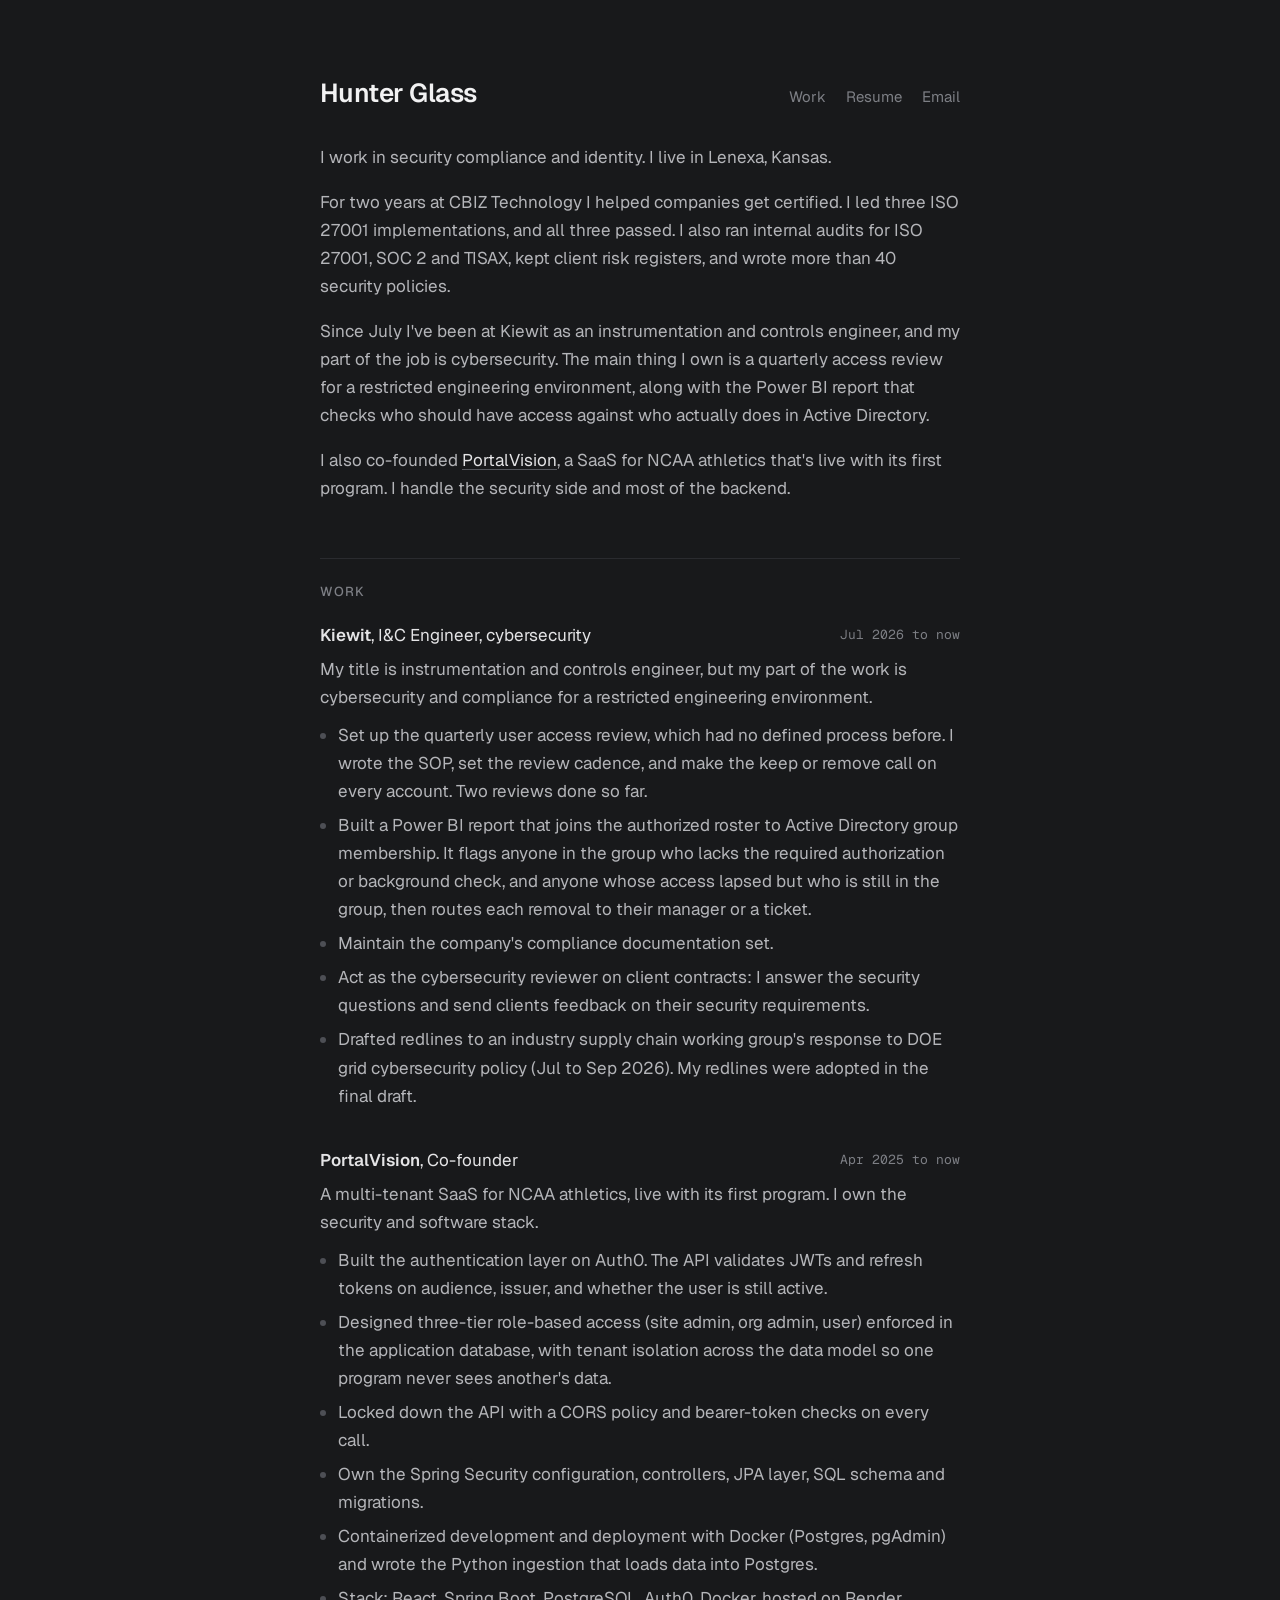
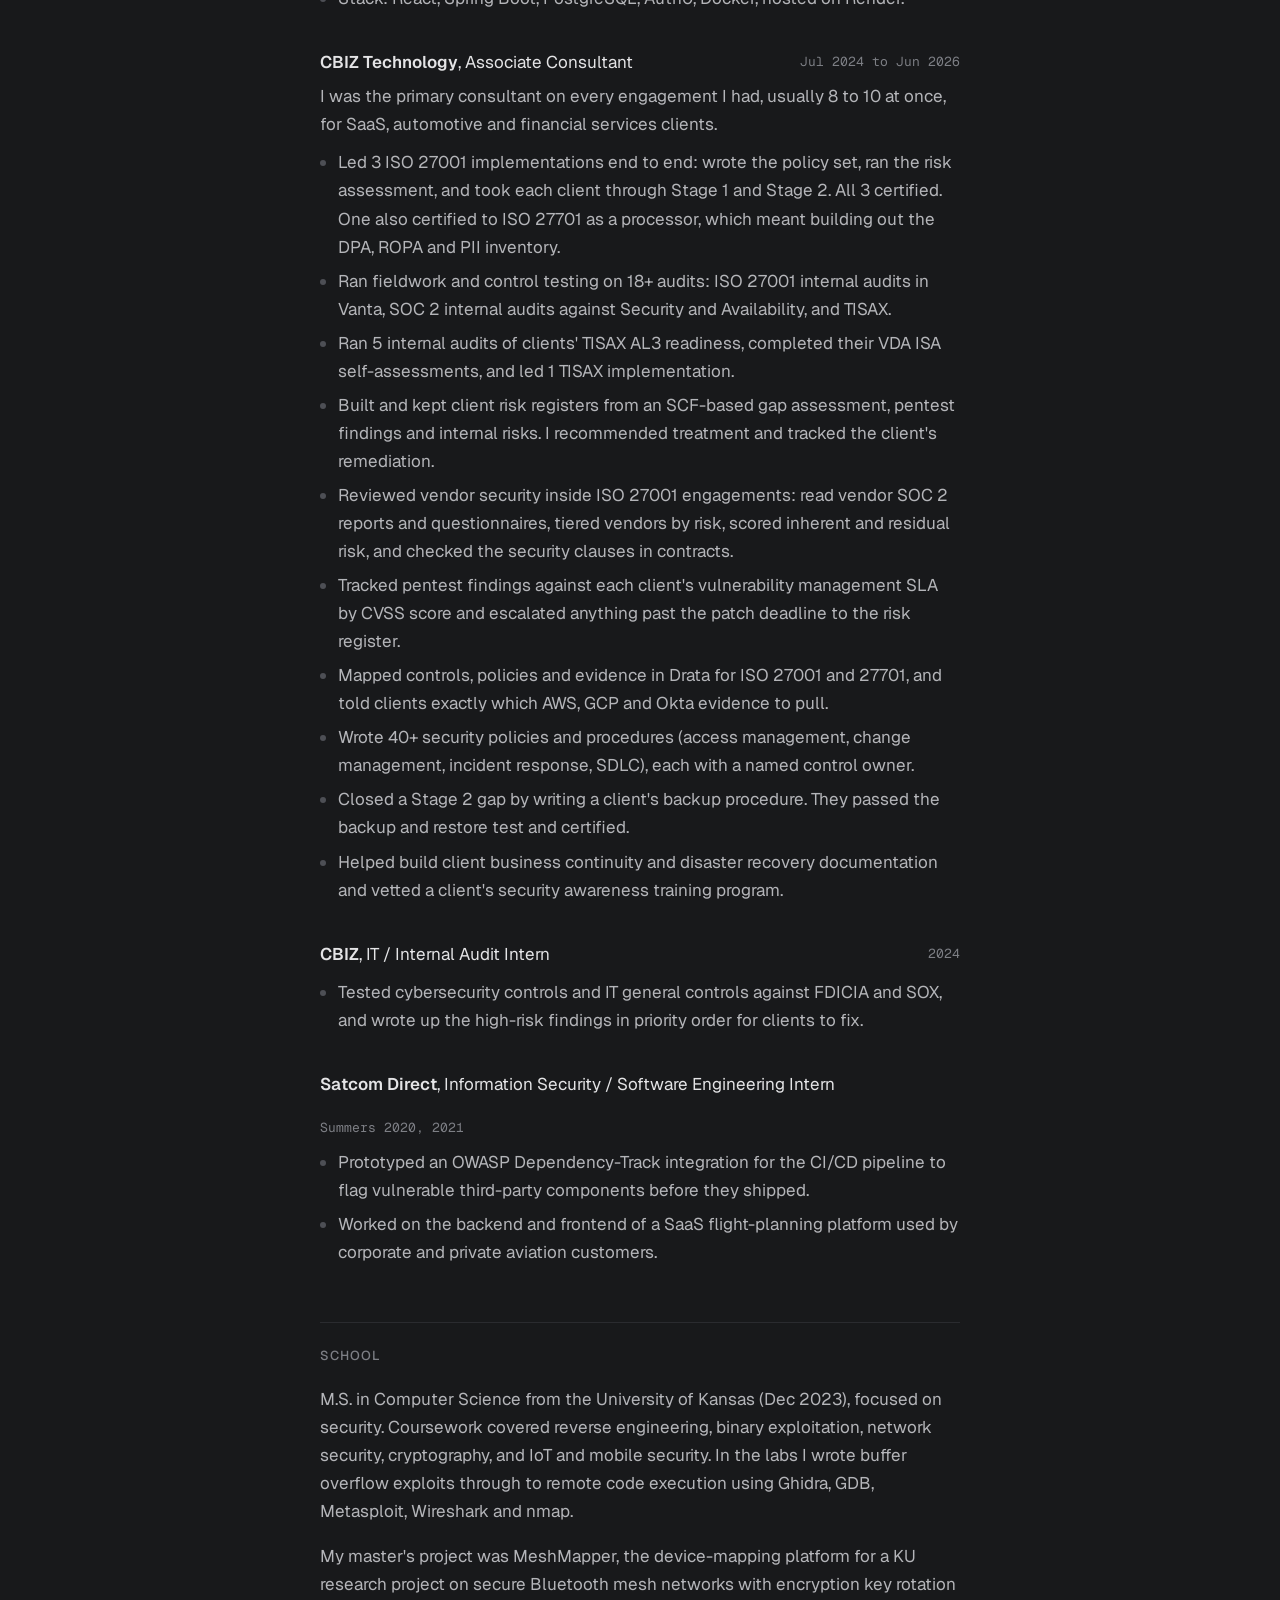
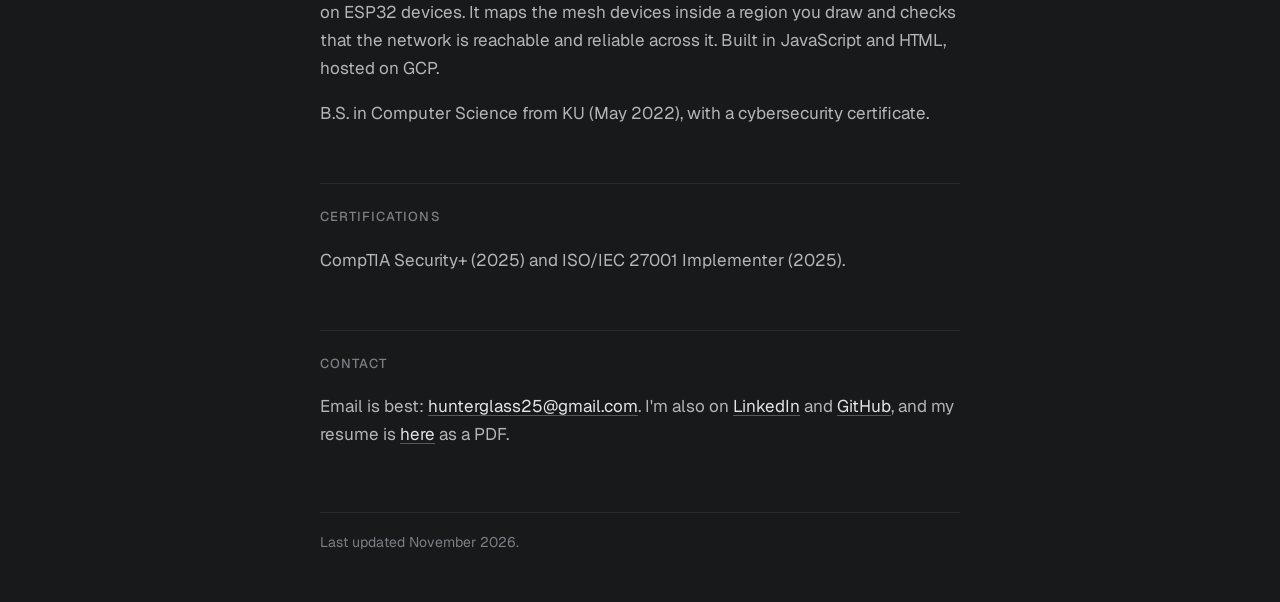
<file: mockup/v2/index.html>
<!DOCTYPE html>
<html lang="en">
<head>
  <meta charset="UTF-8" />
  <meta name="viewport" content="width=device-width, initial-scale=1.0" />
  <title>Hunter Glass</title>
  <meta name="description" content="Hunter Glass works in security compliance and identity in Kansas City. ISO 27001, SOC 2, access reviews, and the auth layer of a live SaaS." />
  <link rel="preconnect" href="https://fonts.googleapis.com" />
  <link rel="preconnect" href="https://fonts.gstatic.com" crossorigin />
  <link href="https://fonts.googleapis.com/css2?family=Geist:wght@400;500;600&family=Geist+Mono:wght@400&display=swap" rel="stylesheet" />
  <meta name="theme-color" content="#18191b" />
  <style>
    :root {
      color-scheme: dark;
      --bg: #18191b;
      --text: #e4e4e6;
      --soft: #b4b5b9;
      --dim: #7d7f85;
      --rule: #2a2b2f;
      --underline: #55575d;
    }
    * { box-sizing: border-box; }
    body {
      margin: 0;
      background: var(--bg);
      color: var(--soft);
      font-family: "Geist", "Helvetica Neue", Helvetica, sans-serif;
      font-size: 17px;
      line-height: 1.65;
      -webkit-font-smoothing: antialiased;
    }
    ::selection { background: #3a3c42; color: #fff; }
    main { max-width: 680px; margin: 0 auto; padding: 72px 20px 48px; }
    a {
      color: var(--text); text-decoration: underline; text-decoration-color: var(--underline);
      text-underline-offset: 3px; text-decoration-thickness: 1px; transition: text-decoration-color .15s, color .15s;
    }
    a:hover { text-decoration-color: var(--text); color: #fff; }

    header { display: flex; justify-content: space-between; align-items: baseline; flex-wrap: wrap; gap: 8px 24px; }
    h1 { font-size: 26px; font-weight: 600; margin: 0; letter-spacing: -0.02em; color: #f2f2f3; }
    header nav { font-size: 15px; display: flex; gap: 20px; }
    header nav a { color: var(--dim); text-decoration: none; }
    header nav a:hover { color: var(--text); }

    h2 {
      font-size: 13px; font-weight: 500; margin: 56px 0 18px; color: var(--dim);
      letter-spacing: 0.08em; text-transform: uppercase;
      padding-top: 22px; border-top: 1px solid var(--rule);
    }
    p { margin: 0 0 1em; }
    b, strong { color: var(--text); }

    .job { margin-bottom: 36px; }
    .job__top { display: flex; justify-content: space-between; gap: 16px; flex-wrap: wrap; color: var(--text); }
    .job__top b { font-weight: 600; }
    .when { color: var(--dim); font-family: "Geist Mono", ui-monospace, monospace; font-size: 13px; white-space: nowrap; padding-top: 3px; }
    .job p { margin: 6px 0 0; }
    .job ul { margin: 10px 0 0; padding-left: 18px; }
    .job li { margin-bottom: 6px; }
    .job li::marker { color: #4d4f55; }

    .small { font-size: 14px; color: var(--dim); }
    footer { margin-top: 64px; padding-top: 18px; border-top: 1px solid var(--rule); }

    @media (max-width: 600px) {
      body { font-size: 16px; }
      main { padding: 40px 16px 40px; }
      h1 { font-size: 24px; }
      .job__top { flex-direction: column; gap: 0; }
    }
  </style>
</head>
<body>
  <main>
    <header>
      <h1>Hunter Glass</h1>
      <nav>
        <a href="#work">Work</a>
        <a href="#">Resume</a>
        <a href="mailto:hunterglass25@gmail.com">Email</a>
      </nav>
    </header>

    <p style="margin-top: 28px;">
      I work in security compliance and identity. I live in Lenexa, Kansas.
    </p>
    <p>
      For two years at CBIZ Technology I helped companies get certified. I led three ISO 27001
      implementations, and all three passed. I also ran internal audits for ISO 27001, SOC 2 and
      TISAX, kept client risk registers, and wrote more than 40 security policies.
    </p>
    <p>
      Since July I've been at Kiewit as an instrumentation and controls engineer, and my part of the
      job is cybersecurity. The main thing I own is a quarterly access review for a restricted
      engineering environment, along with the Power BI report that checks who should
      have access against who actually does in Active Directory.
    </p>
    <p>
      I also co-founded <a href="https://portalvision.io">PortalVision</a>, a SaaS for NCAA athletics
      that's live with its first program. I handle the security side and most of the backend.
    </p>

    <h2 id="work">Work</h2>

    <div class="job">
      <div class="job__top"><span><b>Kiewit</b>, I&amp;C Engineer, cybersecurity</span><span class="when">Jul 2026 to now</span></div>
      <p>My title is instrumentation and controls engineer, but my part of the work is cybersecurity and compliance for a restricted engineering environment.</p>
      <ul>
        <li>Set up the quarterly user access review, which had no defined process before. I wrote the SOP, set the review cadence, and make the keep or remove call on every account. Two reviews done so far.</li>
        <li>Built a Power BI report that joins the authorized roster to Active Directory group membership. It flags anyone in the group who lacks the required authorization or background check, and anyone whose access lapsed but who is still in the group, then routes each removal to their manager or a ticket.</li>
        <li>Maintain the company's compliance documentation set.</li>
        <li>Act as the cybersecurity reviewer on client contracts: I answer the security questions and send clients feedback on their security requirements.</li>
        <li>Drafted redlines to an industry supply chain working group's response to DOE grid cybersecurity policy (Jul to Sep 2026). My redlines were adopted in the final draft.</li>
      </ul>
    </div>

    <div class="job">
      <div class="job__top"><span><b>PortalVision</b>, Co-founder</span><span class="when">Apr 2025 to now</span></div>
      <p>A multi-tenant SaaS for NCAA athletics, live with its first program. I own the security and software stack.</p>
      <ul>
        <li>Built the authentication layer on Auth0. The API validates JWTs and refresh tokens on audience, issuer, and whether the user is still active.</li>
        <li>Designed three-tier role-based access (site admin, org admin, user) enforced in the application database, with tenant isolation across the data model so one program never sees another's data.</li>
        <li>Locked down the API with a CORS policy and bearer-token checks on every call.</li>
        <li>Own the Spring Security configuration, controllers, JPA layer, SQL schema and migrations.</li>
        <li>Containerized development and deployment with Docker (Postgres, pgAdmin) and wrote the Python ingestion that loads data into Postgres.</li>
        <li>Stack: React, Spring Boot, PostgreSQL, Auth0, Docker, hosted on Render.</li>
      </ul>
    </div>

    <div class="job">
      <div class="job__top"><span><b>CBIZ Technology</b>, Associate Consultant</span><span class="when">Jul 2024 to Jun 2026</span></div>
      <p>I was the primary consultant on every engagement I had, usually 8 to 10 at once, for SaaS, automotive and financial services clients.</p>
      <ul>
        <li>Led 3 ISO 27001 implementations end to end: wrote the policy set, ran the risk assessment, and took each client through Stage 1 and Stage 2. All 3 certified. One also certified to ISO 27701 as a processor, which meant building out the DPA, ROPA and PII inventory.</li>
        <li>Ran fieldwork and control testing on 18+ audits: ISO 27001 internal audits in Vanta, SOC 2 internal audits against Security and Availability, and TISAX.</li>
        <li>Ran 5 internal audits of clients' TISAX AL3 readiness, completed their VDA ISA self-assessments, and led 1 TISAX implementation.</li>
        <li>Built and kept client risk registers from an SCF-based gap assessment, pentest findings and internal risks. I recommended treatment and tracked the client's remediation.</li>
        <li>Reviewed vendor security inside ISO 27001 engagements: read vendor SOC 2 reports and questionnaires, tiered vendors by risk, scored inherent and residual risk, and checked the security clauses in contracts.</li>
        <li>Tracked pentest findings against each client's vulnerability management SLA by CVSS score and escalated anything past the patch deadline to the risk register.</li>
        <li>Mapped controls, policies and evidence in Drata for ISO 27001 and 27701, and told clients exactly which AWS, GCP and Okta evidence to pull.</li>
        <li>Wrote 40+ security policies and procedures (access management, change management, incident response, SDLC), each with a named control owner.</li>
        <li>Closed a Stage 2 gap by writing a client's backup procedure. They passed the backup and restore test and certified.</li>
        <li>Helped build client business continuity and disaster recovery documentation and vetted a client's security awareness training program.</li>
      </ul>
    </div>

    <div class="job">
      <div class="job__top"><span><b>CBIZ</b>, IT / Internal Audit Intern</span><span class="when">2024</span></div>
      <ul>
        <li>Tested cybersecurity controls and IT general controls against FDICIA and SOX, and wrote up the high-risk findings in priority order for clients to fix.</li>
      </ul>
    </div>

    <div class="job">
      <div class="job__top"><span><b>Satcom Direct</b>, Information Security / Software Engineering Intern</span><span class="when">Summers 2020, 2021</span></div>
      <ul>
        <li>Prototyped an OWASP Dependency-Track integration for the CI/CD pipeline to flag vulnerable third-party components before they shipped.</li>
        <li>Worked on the backend and frontend of a SaaS flight-planning platform used by corporate and private aviation customers.</li>
      </ul>
    </div>

    <h2>School</h2>
    <p>
      M.S. in Computer Science from the University of Kansas (Dec 2023), focused on security. Coursework
      covered reverse engineering, binary exploitation, network security, cryptography, and IoT and
      mobile security. In the labs I wrote buffer overflow exploits through to remote code execution
      using Ghidra, GDB, Metasploit, Wireshark and nmap.
    </p>
    <p>
      My master's project was MeshMapper, the device-mapping platform for a KU research project on
      secure Bluetooth mesh networks with encryption key rotation on ESP32 devices. It maps the mesh
      devices inside a region you draw and checks that the network is reachable and reliable across it.
      Built in JavaScript and HTML, hosted on GCP.
    </p>
    <p>B.S. in Computer Science from KU (May 2022), with a cybersecurity certificate.</p>

    <h2>Certifications</h2>
    <p>CompTIA Security+ (2025) and ISO/IEC 27001 Implementer (2025).</p>

    <h2>Contact</h2>
    <p>
      Email is best: <a href="mailto:hunterglass25@gmail.com">hunterglass25@gmail.com</a>.
      I'm also on <a href="https://www.linkedin.com/in/hunter-glass-734313195/">LinkedIn</a> and
      <a href="https://github.com/hunterg123">GitHub</a>, and my resume is <a href="#">here</a> as a PDF.
    </p>

    <footer class="small">Last updated November 2026.</footer>
  </main>
</body>
</html>
</file>
<file: styles/index.css>
:root {
  --bg: #09090b;
  --bg-raised: #101014;
  --surface: #14141a;
  --surface-2: #1a1a22;
  --ink: #f4f4f5;
  --ink-dim: #d4d4d8;
  --muted: #8a8a94;
  --muted-2: #b4b4bd;
  --line: rgba(255, 255, 255, 0.07);
  --line-strong: rgba(255, 255, 255, 0.16);
  --accent: #c6fc4a;
  --accent-dim: rgba(198, 252, 74, 0.12);
  --accent-ink: #0a0a0b;
  --radius-lg: 12px;
  --radius-md: 8px;
  --radius-sm: 4px;
  --content-width: 1060px;
  --mono: ui-monospace, "SF Mono", Menlo, Monaco, Consolas, "Liberation Mono", monospace;
  --sans: -apple-system, BlinkMacSystemFont, "Inter", "Segoe UI", Roboto, Helvetica, Arial, sans-serif;
}

* {
  box-sizing: border-box;
  margin: 0;
  padding: 0;
}

html {
  scroll-behavior: smooth;
}

body {
  min-height: 100vh;
  background: var(--bg);
  color: var(--ink);
  font-family: var(--sans);
  font-size: 16px;
  line-height: 1.6;
  -webkit-font-smoothing: antialiased;
  -moz-osx-font-smoothing: grayscale;
}

body::before {
  content: "";
  position: fixed;
  inset: 0;
  background-image:
    linear-gradient(rgba(255, 255, 255, 0.018) 1px, transparent 1px),
    linear-gradient(90deg, rgba(255, 255, 255, 0.018) 1px, transparent 1px);
  background-size: 56px 56px;
  mask-image: radial-gradient(circle at 50% 30%, rgba(0, 0, 0, 0.8), transparent 72%);
  pointer-events: none;
  z-index: 0;
}

a {
  color: inherit;
}

::selection {
  background: var(--accent);
  color: var(--accent-ink);
}

.page-shell {
  position: relative;
  z-index: 1;
  width: min(calc(100% - 2rem), var(--content-width));
  margin: 0 auto;
  padding: 2.25rem 0 3rem;
}

/* ---------- Hero ---------- */
.hero {
  position: relative;
  padding: 1rem 0 3rem;
  border-bottom: 1px solid var(--line);
}

.hero__label {
  display: inline-flex;
  align-items: center;
  gap: 0.5rem;
  font-family: var(--mono);
  font-size: 0.72rem;
  letter-spacing: 0.22em;
  text-transform: uppercase;
  color: var(--muted);
}

.hero__label::before {
  content: "";
  width: 6px;
  height: 6px;
  background: var(--accent);
  border-radius: 1px;
  box-shadow: 0 0 0 3px var(--accent-dim);
}

.hero__layout {
  display: grid;
  grid-template-columns: minmax(0, 1.7fr) minmax(260px, 1fr);
  gap: 3rem;
  align-items: start;
  margin-top: 2rem;
}

.hero__copy {
  padding: 0;
}

.hero__eyebrow,
.hero__panel-label {
  font-family: var(--mono);
  font-size: 0.74rem;
  letter-spacing: 0.14em;
  text-transform: uppercase;
  color: var(--accent);
}

.hero h1 {
  margin-top: 1.25rem;
  font-family: var(--sans);
  font-size: clamp(2rem, 4.4vw, 3.2rem);
  font-weight: 600;
  letter-spacing: -0.022em;
  line-height: 1.08;
  color: var(--ink);
  max-width: 22ch;
}

.hero h1::after {
  content: "_";
  margin-left: 0.1em;
  color: var(--accent);
  animation: blink 1.2s steps(2) infinite;
}

@keyframes blink {
  0%, 49% { opacity: 1; }
  50%, 100% { opacity: 0; }
}

.hero__summary {
  margin-top: 1.25rem;
  max-width: 60ch;
  font-size: 1rem;
  color: var(--muted-2);
}

.hero__actions {
  display: flex;
  flex-wrap: wrap;
  gap: 0.6rem;
  margin-top: 2rem;
}

.button {
  display: inline-flex;
  align-items: center;
  justify-content: center;
  padding: 0.7rem 1.05rem;
  border-radius: var(--radius-md);
  text-decoration: none;
  font-family: var(--mono);
  font-size: 0.86rem;
  letter-spacing: 0.02em;
  font-weight: 500;
  transition: background 150ms ease, border-color 150ms ease, color 150ms ease, transform 150ms ease;
}

.button--primary {
  background: var(--accent);
  color: var(--accent-ink);
  border: 1px solid var(--accent);
}

.button--primary:hover,
.button--primary:focus-visible {
  background: #d4ff5e;
  transform: translateY(-1px);
}

.button--secondary {
  background: transparent;
  color: var(--ink);
  border: 1px solid var(--line-strong);
}

.button--secondary:hover,
.button--secondary:focus-visible {
  border-color: var(--accent);
  color: var(--accent);
  transform: translateY(-1px);
}

/* ---------- Hero panel (at a glance) ---------- */
.hero__panel {
  padding: 1.5rem;
  border: 1px solid var(--line);
  border-radius: var(--radius-lg);
  background: var(--surface);
}

.hero__panel-label {
  display: block;
  margin-bottom: 1.25rem;
}

.hero__facts {
  list-style: none;
  display: grid;
  gap: 0;
}

.hero__facts li {
  display: grid;
  grid-template-columns: 4rem 1fr;
  gap: 1rem;
  align-items: baseline;
  padding: 0.85rem 0;
  border-bottom: 1px solid var(--line);
}

.hero__facts li:first-child {
  padding-top: 0;
}

.hero__facts li:last-child {
  border-bottom: none;
  padding-bottom: 0;
}

.fact__n {
  font-family: var(--mono);
  font-size: 1.35rem;
  font-weight: 600;
  color: var(--accent);
  letter-spacing: -0.01em;
}

.hero__facts li > span:last-child {
  color: var(--muted-2);
  font-size: 0.88rem;
  line-height: 1.4;
}

/* ---------- Page content ---------- */
.page-content {
  display: grid;
  gap: 3.5rem;
  margin-top: 3rem;
}

.toc {
  position: sticky;
  top: 0;
  z-index: 20;
  display: flex;
  flex-wrap: wrap;
  gap: 0.25rem;
  padding: 0.85rem 0;
  margin: 0 -0.5rem;
  border-bottom: 1px solid var(--line);
  background: rgba(9, 9, 11, 0.85);
  backdrop-filter: blur(14px);
  -webkit-backdrop-filter: blur(14px);
}

.toc a {
  padding: 0.45rem 0.75rem;
  border-radius: var(--radius-sm);
  text-decoration: none;
  font-family: var(--mono);
  font-size: 0.78rem;
  letter-spacing: 0.04em;
  color: var(--muted);
  transition: color 150ms ease, background 150ms ease;
}

.toc a:hover,
.toc a:focus-visible {
  color: var(--accent);
  background: var(--accent-dim);
}

.toc a.is-active {
  color: var(--accent);
  background: var(--accent-dim);
}

/* ---------- Sections ---------- */
.section {
  scroll-margin-top: 4rem;
}

.section__intro {
  margin-bottom: 1.75rem;
}

.section h2,
.info-card h2 {
  font-family: var(--mono);
  font-size: 0.78rem;
  letter-spacing: 0.22em;
  text-transform: uppercase;
  font-weight: 500;
  color: var(--muted);
  padding-bottom: 0.85rem;
  border-bottom: 1px solid var(--line);
  margin-bottom: 0;
}

.info-card h2 {
  margin-bottom: 1.1rem;
}

/* ---------- Timeline ---------- */
.timeline {
  display: grid;
  gap: 1rem;
}

.role {
  position: relative;
  padding: 1.4rem 1.5rem;
  border: 1px solid var(--line);
  border-radius: var(--radius-lg);
  background: var(--surface);
  transition: border-color 200ms ease, background 200ms ease;
}

.role:hover {
  border-color: var(--line-strong);
  background: var(--surface-2);
}

.role__header {
  display: flex;
  justify-content: space-between;
  gap: 1.25rem;
  align-items: baseline;
  flex-wrap: wrap;
  margin-bottom: 1rem;
  padding-bottom: 0.85rem;
  border-bottom: 1px solid var(--line);
}

.role__org {
  font-family: var(--mono);
  font-size: 0.72rem;
  letter-spacing: 0.16em;
  text-transform: uppercase;
  color: var(--accent);
  margin-bottom: 0.4rem;
}

.role h3 {
  font-size: 1.08rem;
  font-weight: 500;
  letter-spacing: -0.005em;
  color: var(--ink);
}

.role__tag {
  display: inline-block;
  vertical-align: middle;
  margin-left: 0.55rem;
  padding: 0.18rem 0.5rem;
  border: 1px solid rgba(198, 252, 74, 0.32);
  border-radius: 999px;
  background: var(--accent-dim);
  font-family: var(--mono);
  font-size: 0.6rem;
  font-weight: 500;
  letter-spacing: 0.16em;
  text-transform: uppercase;
  color: var(--accent);
}

.role__duration {
  font-family: var(--mono);
  font-size: 0.78rem;
  color: var(--muted);
  letter-spacing: 0.04em;
  white-space: nowrap;
}

.role__note {
  margin: -0.25rem 0 1rem;
  font-family: var(--mono);
  font-size: 0.82rem;
  color: var(--muted);
}

.role__note a {
  color: var(--accent);
  text-decoration: none;
  border-bottom: 1px dashed rgba(198, 252, 74, 0.4);
}

.role__note a:hover {
  border-bottom-style: solid;
}

/* ---------- Detail list ---------- */
.detail-list {
  list-style: none;
  display: grid;
  gap: 0.65rem;
}

.detail-list li {
  position: relative;
  padding-left: 1.25rem;
  color: var(--muted-2);
  font-size: 0.93rem;
  line-height: 1.6;
}

.detail-list li::before {
  content: "›";
  position: absolute;
  left: 0;
  top: 0;
  font-family: var(--mono);
  color: var(--accent);
  font-weight: 600;
}

/* ---------- Grid section ---------- */
.section--grid {
  display: grid;
  grid-template-columns: repeat(2, minmax(0, 1fr));
  gap: 1rem;
}

.info-card,
.skill-card {
  padding: 1.4rem;
  border: 1px solid var(--line);
  border-radius: var(--radius-lg);
  background: var(--surface);
  transition: border-color 200ms ease;
}

.info-card:hover,
.skill-card:hover {
  border-color: var(--line-strong);
}

/* ---------- Skills ---------- */
.skill-grid {
  display: grid;
  grid-template-columns: repeat(3, minmax(0, 1fr));
  gap: 1rem;
}

.skill-card {
  display: flex;
  flex-direction: column;
  gap: 0.75rem;
  min-height: 140px;
}

.skill-card h3 {
  font-family: var(--mono);
  font-size: 0.74rem;
  font-weight: 500;
  letter-spacing: 0.14em;
  text-transform: uppercase;
  color: var(--accent);
}

.skill-card p {
  color: var(--muted-2);
  font-size: 0.92rem;
  line-height: 1.55;
}

.skill-card--accent {
  background: var(--accent-dim);
  border-color: rgba(198, 252, 74, 0.28);
}

.skill-card--accent:hover {
  border-color: rgba(198, 252, 74, 0.5);
}

.profile-links {
  display: flex;
  flex-wrap: wrap;
  gap: 0.5rem;
  margin-top: auto;
}

.profile-links a {
  display: inline-flex;
  padding: 0.5rem 0.75rem;
  border-radius: var(--radius-sm);
  border: 1px solid var(--line-strong);
  background: rgba(9, 9, 11, 0.35);
  font-family: var(--mono);
  font-size: 0.8rem;
  text-decoration: none;
  color: var(--ink);
  transition: border-color 150ms ease, color 150ms ease, background 150ms ease;
}

.profile-links a:hover,
.profile-links a:focus-visible {
  border-color: var(--accent);
  color: var(--accent);
  background: rgba(198, 252, 74, 0.08);
}

/* ---------- Footer ---------- */
.site-footer {
  display: flex;
  justify-content: space-between;
  align-items: center;
  gap: 1rem;
  margin-top: 3.5rem;
  padding-top: 1.5rem;
  border-top: 1px solid var(--line);
  font-family: var(--mono);
  font-size: 0.78rem;
  color: var(--muted);
}

.site-footer a {
  text-decoration: none;
  color: var(--muted);
  transition: color 150ms ease;
}

.site-footer a:hover,
.site-footer a:focus-visible {
  color: var(--accent);
}

/* ---------- Motion ---------- */
@media (prefers-reduced-motion: no-preference) {
  .hero,
  .section,
  .role,
  .skill-card,
  .info-card {
    animation: rise-in 520ms ease both;
  }

  .role:nth-child(2),
  .skill-card:nth-child(2) { animation-delay: 60ms; }
  .role:nth-child(3),
  .skill-card:nth-child(3) { animation-delay: 110ms; }
  .role:nth-child(4),
  .skill-card:nth-child(4) { animation-delay: 160ms; }
  .role:nth-child(5),
  .skill-card:nth-child(5) { animation-delay: 210ms; }
  .role:nth-child(6),
  .skill-card:nth-child(6) { animation-delay: 260ms; }
}

@keyframes rise-in {
  from { opacity: 0; transform: translateY(10px); }
  to { opacity: 1; transform: translateY(0); }
}

/* ---------- Responsive ---------- */
@media (max-width: 920px) {
  .hero__layout,
  .section--grid,
  .skill-grid {
    grid-template-columns: 1fr;
  }

  .hero__layout {
    gap: 2rem;
  }

  .skill-grid {
    grid-template-columns: repeat(2, minmax(0, 1fr));
  }
}

@media (max-width: 640px) {
  .page-shell {
    width: min(calc(100% - 1.5rem), var(--content-width));
    padding-top: 1.5rem;
  }

  .hero {
    padding: 0.5rem 0 2rem;
  }

  .hero h1 {
    max-width: none;
  }

  .skill-grid {
    grid-template-columns: 1fr;
  }

  .role {
    padding: 1.15rem;
  }

  .role__header {
    flex-direction: column;
    align-items: flex-start;
    gap: 0.3rem;
  }

  .site-footer {
    flex-direction: column;
    align-items: flex-start;
  }

  .toc {
    overflow-x: auto;
    flex-wrap: nowrap;
  }

  .toc a {
    white-space: nowrap;
  }

  .button {
    flex: 1 1 calc(50% - 0.3rem);
  }
}
</file>
